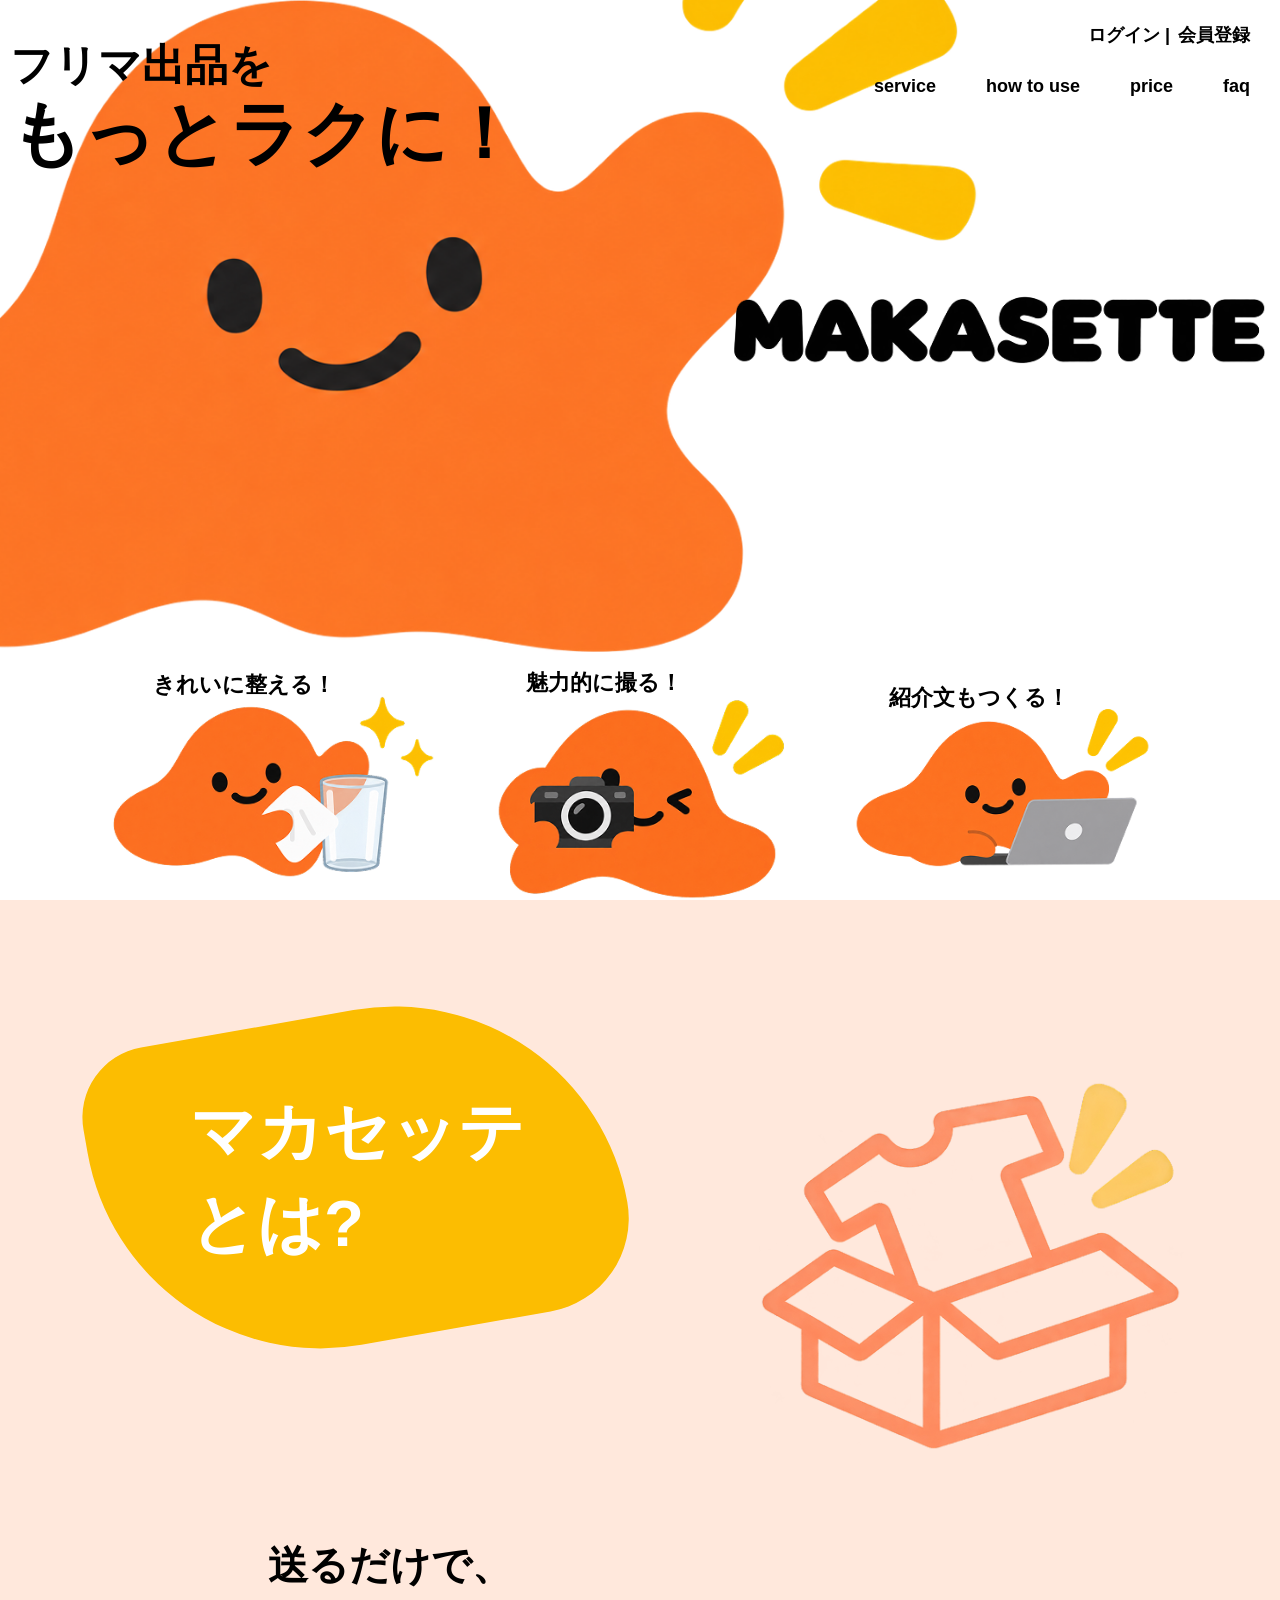
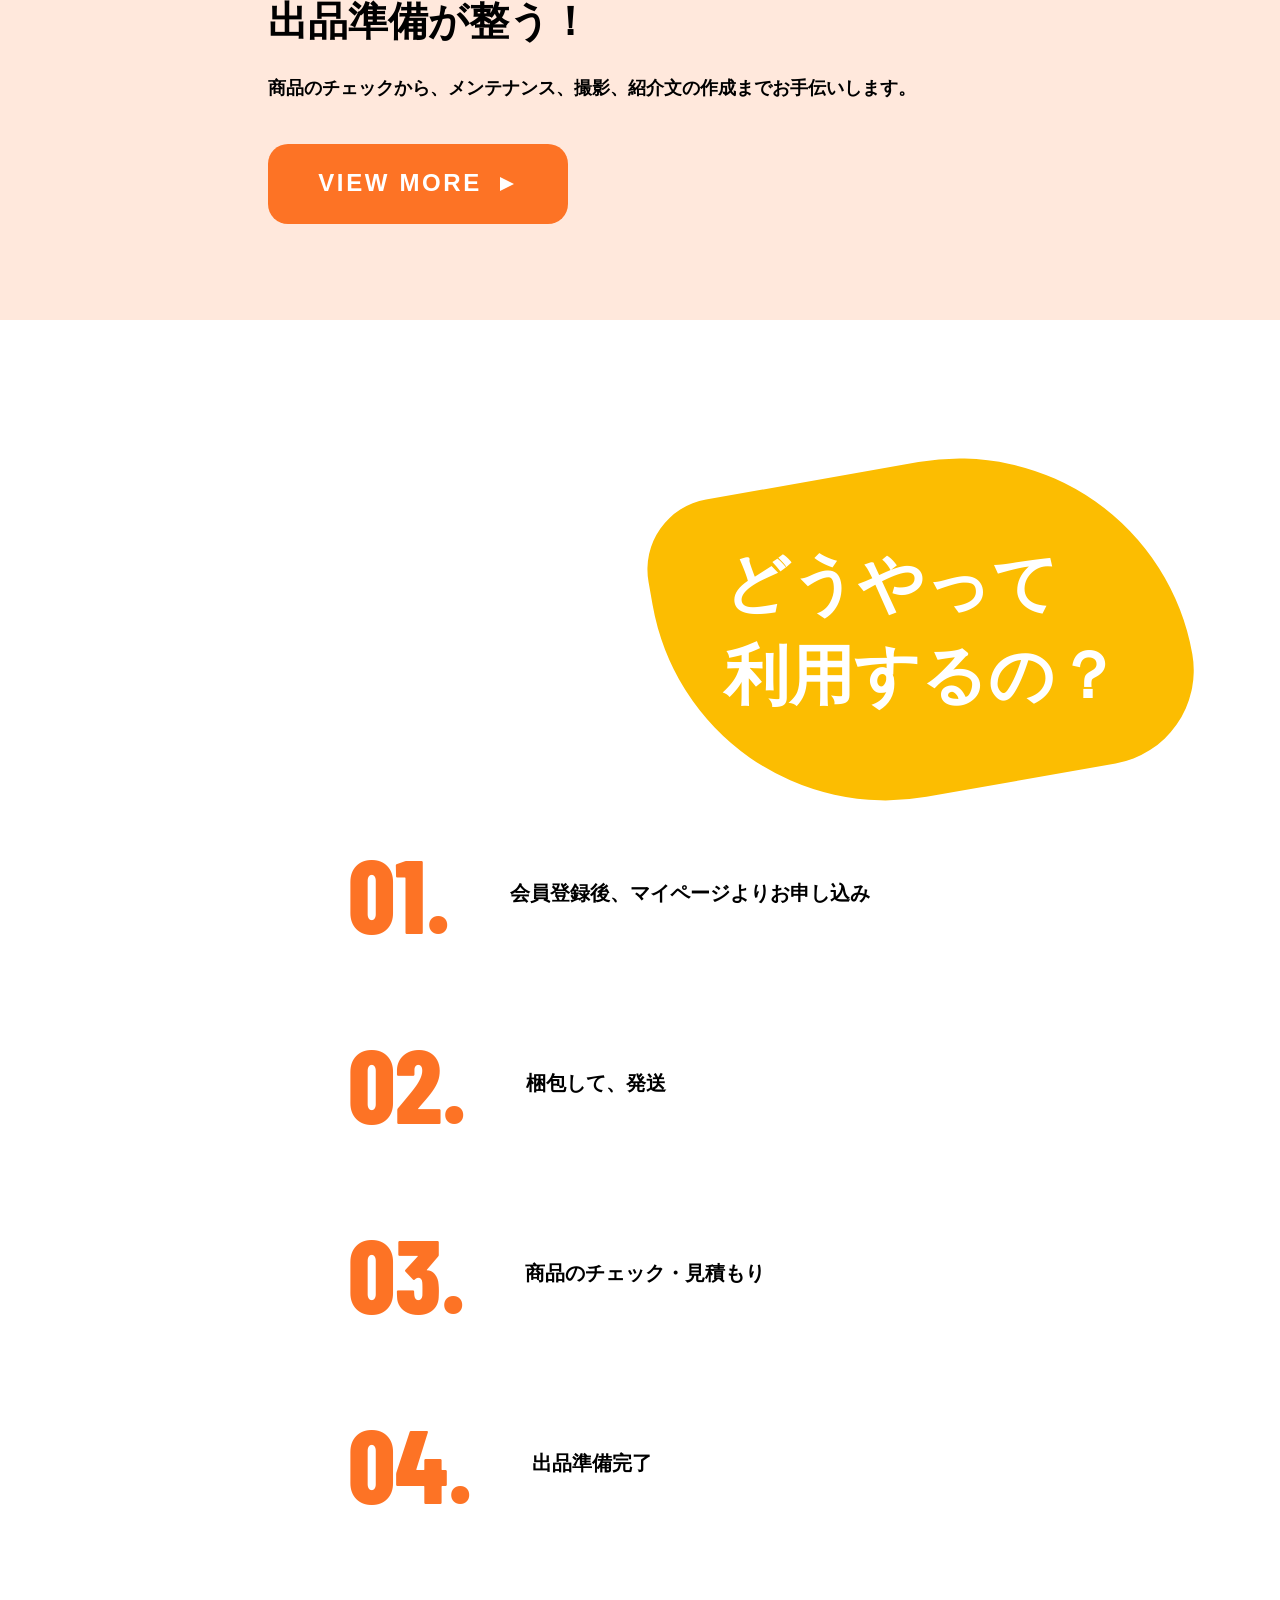
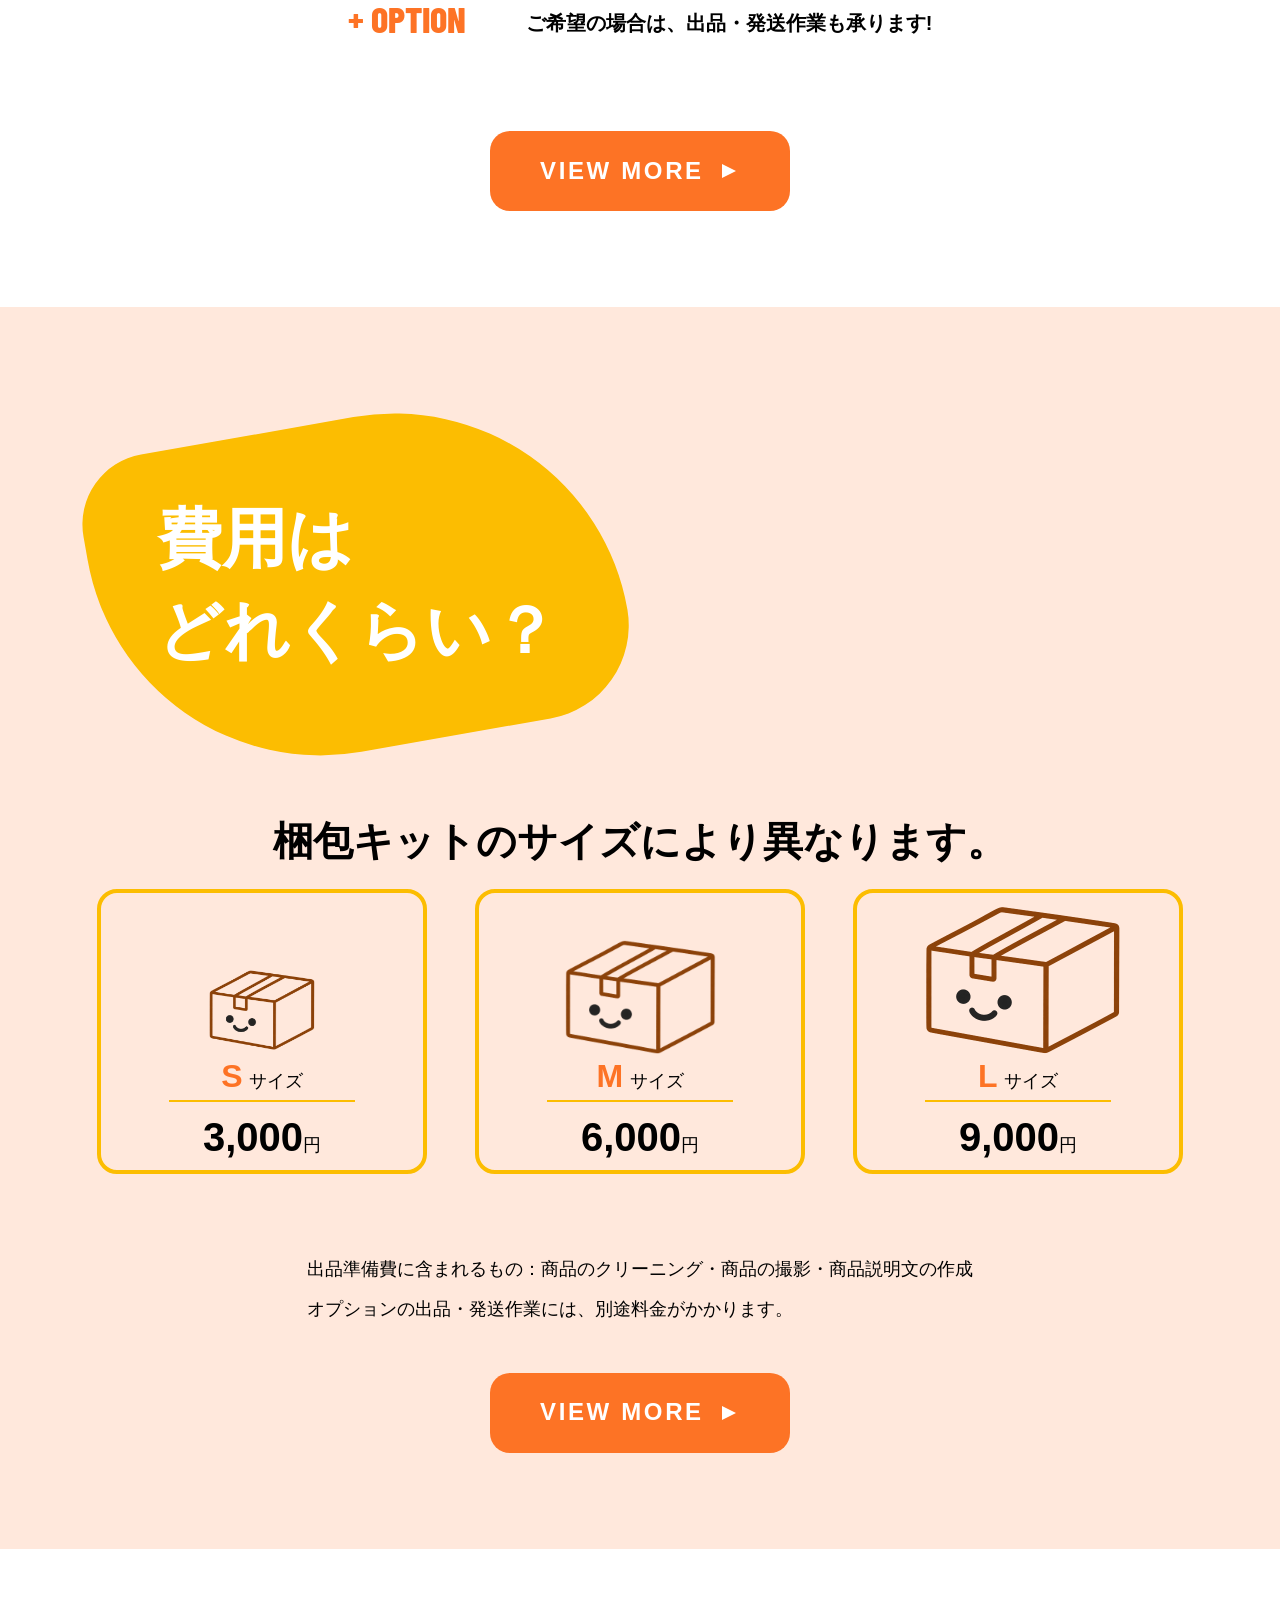
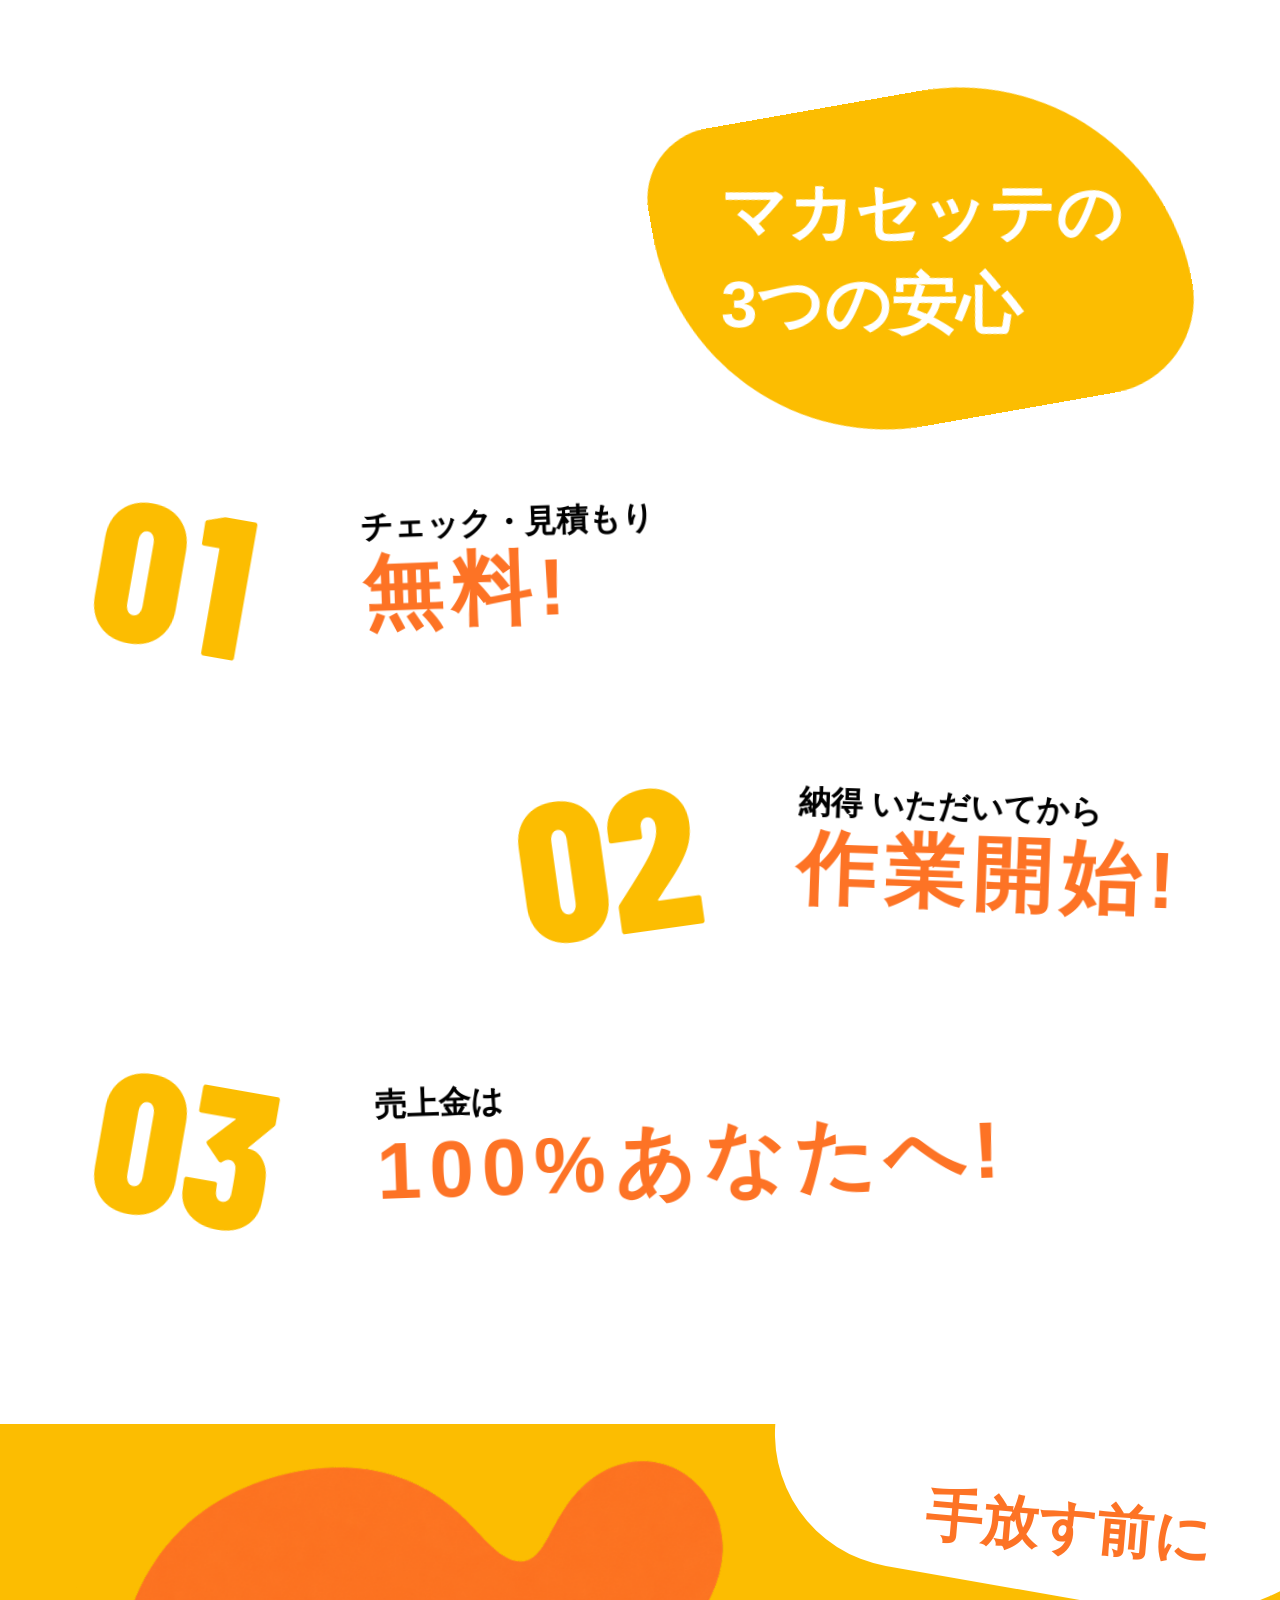
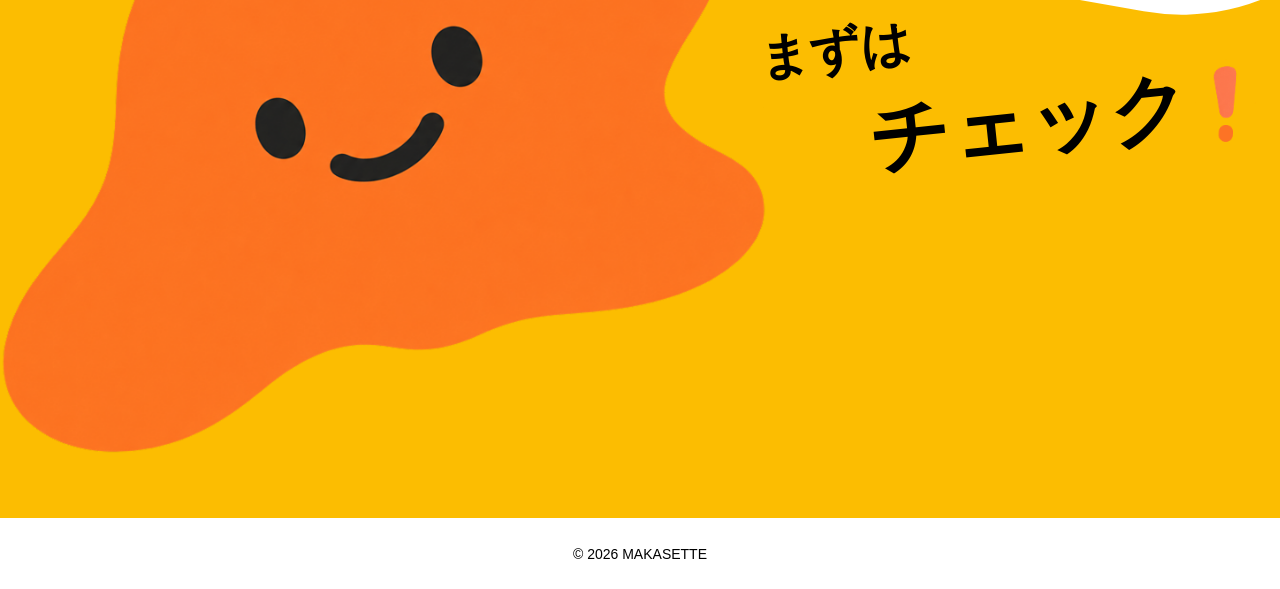
<file: index.html>
<!doctype html>
<html lang="ja">
  <head>
    <meta charset="UTF-8" />
    <meta name="viewport" content="width=device-width, initial-scale=1.0" />
    <meta name="robots" content="noindex, nofollow" />
    <meta
      name="description"
      content="架空のフリマ出品代行サービス「MAKASETTE」のWebサイトです。"
    />
    <title>MAKASETTE | フリマ出品代行サービス</title>
    <link rel="preconnect" href="https://fonts.googleapis.com" />
    <link rel="preconnect" href="https://fonts.gstatic.com" crossorigin />
    <link
      href="https://fonts.googleapis.com/css2?family=Barlow+Condensed:wght@400;500;600;700&display=swap"
      rel="stylesheet"
    />
    <link rel="stylesheet" href="style/css/style.css" />
    <script type="module" src="./js/script.js"></script>
  </head>
  <body>
    <header class="l-header l-header--top js-header">
      <h1 class="l-header_logo l-header_logo-hidden">
        <a
          href="./index.html"
          class="l-header_logo-link"
          aria-label="トップページへ"
        >
          <img
            src="./image/logo.png"
            width="627"
            height="253"
            alt="makasette - マカセッテ"
            decoding="async"
          />
        </a>
      </h1>
      <nav class="l-header_nav">
        <ul class="l-header_account-list">
          <li class="l-header_account-item">
            <a href="#" class="l-header_account-link">ログイン</a>
          </li>
          <li class="l-header_account-item">
            <a href="#" class="l-header_account-link">会員登録</a>
          </li>
        </ul>
        <div class="l-header_menu js-menu-nav">
          <ul class="l-header_menu-list">
            <li class="l-header_menu-item">
              <a href="./service.html" class="l-header_menu-link">service</a>
            </li>
            <li class="l-header_menu-item">
              <a href="./how-to-use.html" class="l-header_menu-link"
                >how to use</a
              >
            </li>
            <li class="l-header_menu-item">
              <a href="./price.html" class="l-header_menu-link">price</a>
            </li>
            <li class="l-header_menu-item">
              <a href="./faq.html" class="l-header_menu-link">faq</a>
            </li>
          </ul>
        </div>
        <button
          class="l-header_hamburger-button js-hamburger-button"
          type="button"
          aria-label="メニューを開く"
        >
          <span class="l-header_humburger-line"></span>
          <span class="l-header_humburger-line"></span>
          <span class="l-header_humburger-line"></span>
        </button>
      </nav>
    </header>
    <div class="js-hero p-hero">
      <div class="p-hero_header">
        <p class="p-hero_catch">フリマ出品を<span>もっとラクに！</span></p>
        <div class="p-hero_logo">
          <img
            src="./image/logo-text.png"
            width="636"
            height="91"
            alt="MAKASETTE マカセッテ"
            decoding="async"
          />
        </div>
      </div>

      <div class="p-hero_content l-container-fluid">
        <ul class="p-hero_content-list">
          <li class="p-hero_content-item">
            <p class="p-hero_content-text">きれいに整える！</p>
            <div class="p-hero_content-image">
              <img
                src="./image/hero-content01.png"
                width="380"
                height="206"
                alt=""
                decoding="async"
              />
            </div>
          </li>
          <li class="p-hero_content-item">
            <p class="p-hero_content-text">魅力的に撮る！</p>
            <div class="p-hero_content-image">
              <img
                src="./image/hero-content02.png"
                width="346"
                height="238"
                alt=""
                decoding="async"
              />
            </div>
          </li>
          <li class="p-hero_content-item">
            <p class="p-hero_content-text">紹介文もつくる！</p>
            <div class="p-hero_content-image">
              <img
                src="./image/hero-content03.png"
                width="341"
                height="192"
                alt=""
                decoding="async"
              />
            </div>
          </li>
        </ul>
      </div>
    </div>
    <section class="p-top-about js-delay-group" data-delay-interval="0.15">
      <div class="l-container-fluid">
        <div class="p-top-inner">
          <div class="p-top-about_contents">
            <div class="p-top-about_image">
              <img
                src="./image/top-about.png"
                width="450"
                height="394"
                alt=""
                decoding="async"
              />
            </div>

            <div class="p-top-about_header js-show js-delay c-fade c-fade--up">
              <div class="c-top-section-title">
                <h2 class="c-top-section-title_text">
                  マカセッテ<span class="u-br">とは?</span>
                </h2>
              </div>
            </div>
            <p class="p-top-about_title js-show js-delay c-fade c-fade--up">
              送るだけで、<span class="u-br">出品準備が整う！</span>
            </p>
            <p class="p-top-about_text js-show js-delay c-fade c-fade--up">
              商品のチェックから、メンテナンス、撮影、紹介文の作成までお手伝いします。
            </p>
            <div class="p-top-about_button js-show js-delay c-fade c-fade--up">
              <a href="./service.html" class="c-button">view more</a>
            </div>
          </div>
        </div>
      </div>
    </section>
    <section class="p-top-howtouse">
      <div class="l-container-fluid">
        <div class="p-top-inner">
          <div class="js-show c-fade c-fade--up">
            <div class="c-top-section-title c-top-section-title__right">
              <h2 class="c-top-section-title_text">
                どうやって<span class="u-br">利用するの？</span>
              </h2>
            </div>
          </div>

          <ul class="p-top-howtouse_list">
            <li class="p-top-howtouse_item js-show c-fade c-fade--left">
              <p class="p-top-howtouse_number">01.</p>
              <p class="p-top-howtouse_text">
                会員登録後、マイページよりお申し込み
              </p>
            </li>
            <li class="p-top-howtouse_item js-show c-fade c-fade--left">
              <p class="p-top-howtouse_number">02.</p>
              <p class="p-top-howtouse_text">梱包して、発送</p>
            </li>
            <li class="p-top-howtouse_item js-show c-fade c-fade--left">
              <p class="p-top-howtouse_number">03.</p>
              <p class="p-top-howtouse_text">商品のチェック・見積もり</p>
            </li>
            <li class="p-top-howtouse_item js-show c-fade c-fade--left">
              <p class="p-top-howtouse_number">04.</p>
              <p class="p-top-howtouse_text">出品準備完了</p>
            </li>
            <li class="p-top-howtouse_item js-show c-fade c-fade--left">
              <p class="p-top-howtouse_option">+ OPTION</p>
              <p class="p-top-howtouse_text">
                ご希望の場合は、出品・発送作業も承ります!
              </p>
            </li>
          </ul>
          <div class="p-top-howtouse_button js-show c-fade c-fade--up">
            <a href="./how-to-use.html" class="c-button">view more</a>
          </div>
        </div>
      </div>
    </section>
    <section class="p-top-price">
      <div class="l-container-fluid">
        <div class="p-top-inner">
          <div class="p-top-price_container">
            <div class="js-show c-fade c-fade--up">
              <div class="c-top-section-title">
                <h2 class="c-top-section-title_text">
                  費用は<span class="u-br">どれくらい？</span>
                </h2>
              </div>
            </div>
            <p class="p-top-price_text js-show c-fade c-fade--up">
              梱包キットのサイズにより異なります。
            </p>
            <div
              class="p-top-price_list js-delay-group"
              data-delay-interval="0.2"
            >
              <div class="p-top-price_item">
                <div class="p-top-price_image js-show js-delay c-bounce">
                  <img
                    src="./image/top-price-box.png"
                    width="106"
                    height="80"
                    alt="ダンボールSサイズイメージ"
                    decoding="async"
                  />
                </div>
                <p class="p-top-price_size"><span>S</span>サイズ</p>
                <p class="p-top-price_price">3,000<span>円</span></p>
              </div>
              <div class="p-top-price_item">
                <div class="p-top-price_image js-show js-delay c-bounce">
                  <img
                    src="./image/top-price-box.png"
                    width="151"
                    height="114"
                    alt="ダンボールMサイズイメージ"
                    decoding="async"
                  />
                </div>
                <p class="p-top-price_size"><span>M</span>サイズ</p>
                <p class="p-top-price_price">6,000<span>円</span></p>
              </div>
              <div class="p-top-price_item">
                <div class="p-top-price_image js-show js-delay c-bounce">
                  <img
                    src="./image/top-price-box.png"
                    width="196"
                    height="148"
                    alt="ダンボールLサイズイメージ"
                    decoding="async"
                  />
                </div>
                <p class="p-top-price_size"><span>L</span>サイズ</p>
                <p class="p-top-price_price">9,000<span>円</span></p>
              </div>
            </div>
            <div class="p-top-price_caption js-show c-fade c-fade--up">
              <p class="p-top-price_caption-text1">
                出品準備費に含まれるもの：商品のクリーニング・商品の撮影・商品説明文の作成
              </p>
              <p class="p-top-price_caption-text2">
                オプションの出品・発送作業には、別途料金がかかります。
              </p>
            </div>
            <div class="p-top-price_button js-show c-fade c-fade--up">
              <a href="./price.html" class="c-button">view more</a>
            </div>
          </div>
        </div>
      </div>
    </section>

    <section class="p-top-reassurance">
      <div class="l-container-fluid">
        <div class="p-top-inner">
          <div class="c-top-section-title c-top-section-title__right">
            <h2 class="c-top-section-title_text">
              マカセッテの<span class="u-br">3つの安心</span>
            </h2>
          </div>
          <ul
            class="p-top-reassurance_list js-delay-group"
            data-delay-interval="0.6"
          >
            <li class="p-top-reassurance_item js-show c-pop">
              <p
                class="p-top-reassurance_number js-delay js-number-swing c-number-swing c-number-swing--right"
              >
                01
              </p>
              <p class="p-top-reassurance_text">
                チェック・見積もり<span class="p-top-reassurance_bold u-br"
                  >無料!</span
                >
              </p>
            </li>
            <li class="p-top-reassurance_item js-show c-pop">
              <p
                class="p-top-reassurance_number js-delay js-number-swing c-number-swing c-number-swing--left"
              >
                02
              </p>
              <p class="p-top-reassurance_text">
                納得
                <span class="u-br-sp">いただいてから</span
                ><span class="p-top-reassurance_bold">作業開始!</span>
              </p>
            </li>
            <li
              class="p-top-reassurance_item js-show c-pop js-number-swing-trigger"
            >
              <p
                class="p-top-reassurance_number js-delay js-number-swing c-number-swing c-number-swing--right"
              >
                03
              </p>
              <p class="p-top-reassurance_text">
                <span class="u-br">売上金は</span
                ><span class="p-top-reassurance_bold u-br-sp"
                  >100%<span class="u-br-sp">あなたへ!</span></span
                >
              </p>
            </li>
          </ul>
        </div>
      </div>
    </section>
    <div class="c-cta">
      <div class="c-cta_image js-show c-fade c-fade--soft-left">
        <img
          src="./image/cta.png"
          width="929"
          height="590"
          alt="CTA"
          decoding="async"
        />
      </div>
      <div>
        <div class="js-show js-cta-copy c-fade c-fade--up">
          <div class="c-cta_text01_wrapper">
            <p class="c-cta_text01">手放す前に</p>
          </div>

          <p class="c-cta_text02">
            まずは<span class="u-br c-cta_text03 js-emphasis c-emphasis"
              >チェック</span
            >
          </p>
        </div>
        <div class="c-cta_button">
          <p class="c-cta_text04 js-cta-description c-fade c-fade--up">
            出品できるか、無料でチェックしてみよう！
          </p>
          <div class="c-cta_link-wrapper js-cta-button c-pop">
            <a href="#" class="c-cta_link"> 無料会員登録はこちら！ </a>
          </div>
        </div>
      </div>
    </div>
    <footer class="l-footer">
      <small class="l-footer_copyright"> &copy; 2026 MAKASETTE </small>
    </footer>
  </body>
</html>
</file>
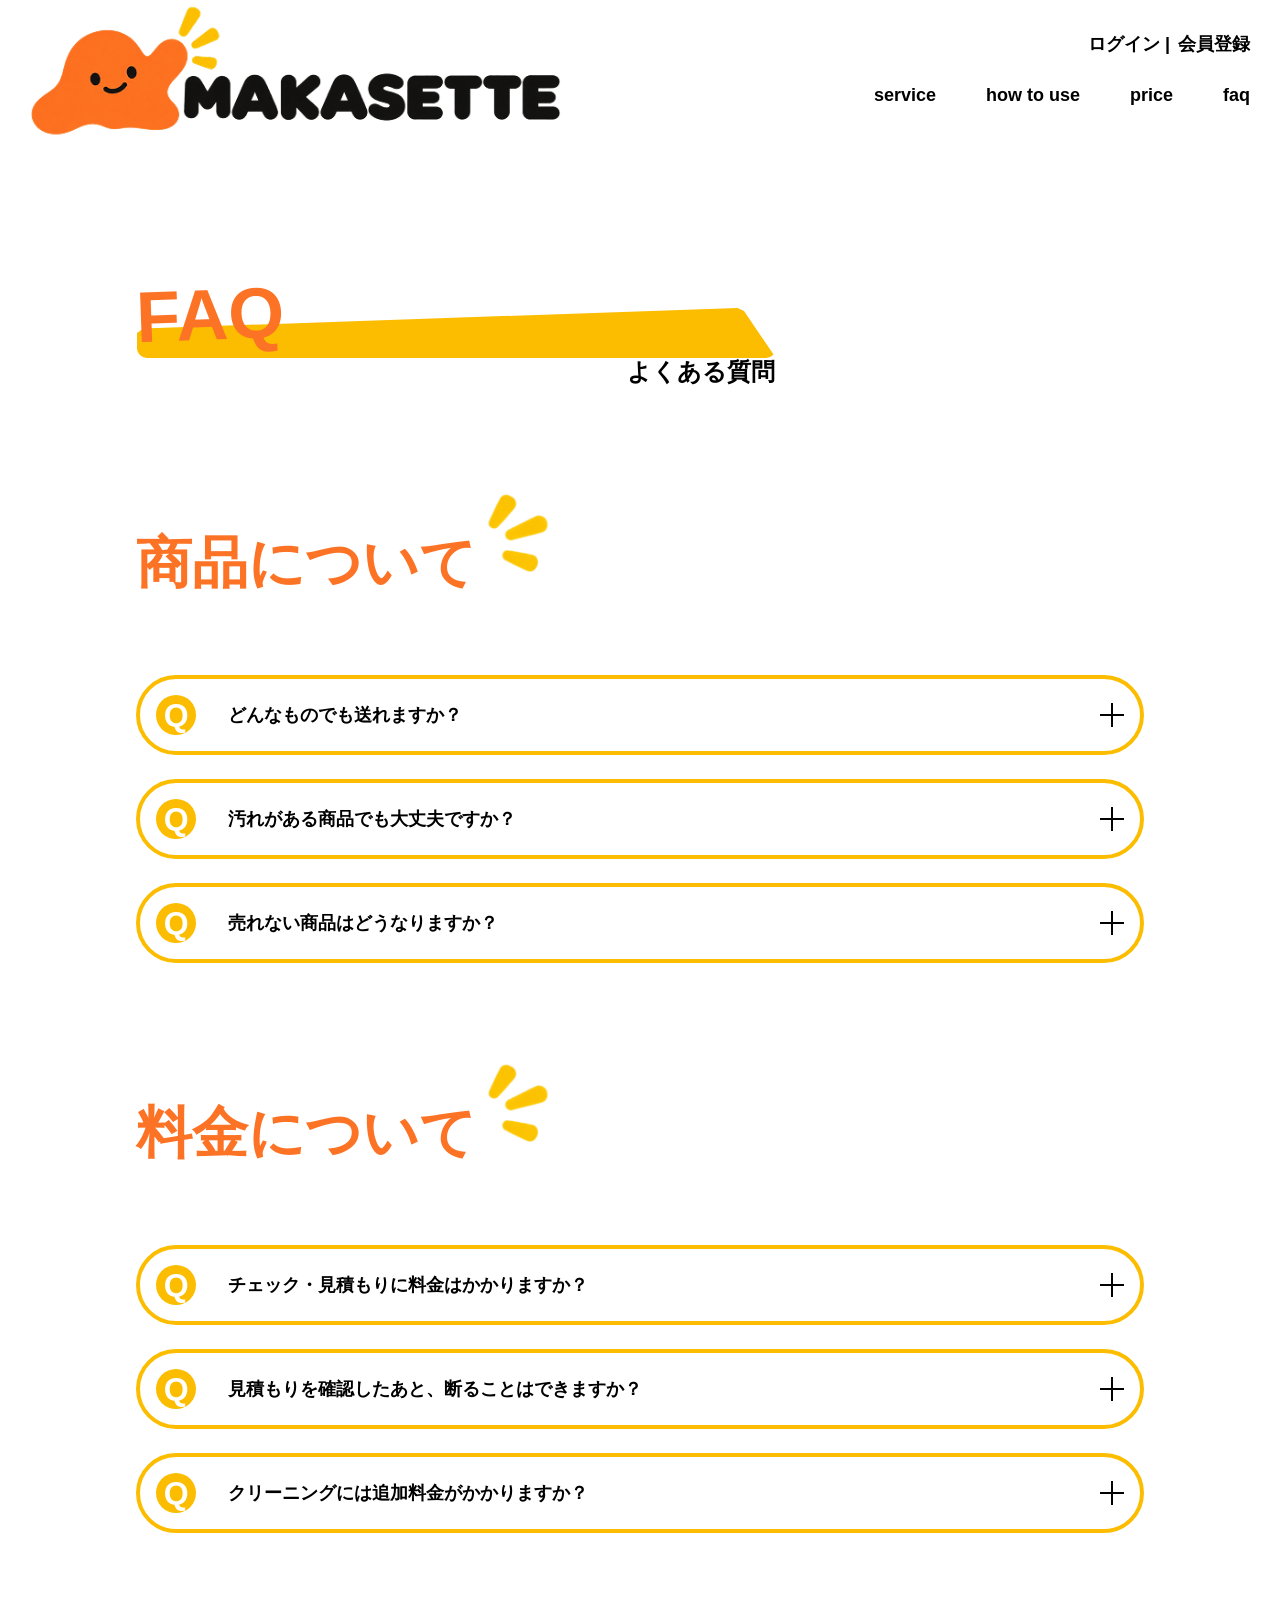
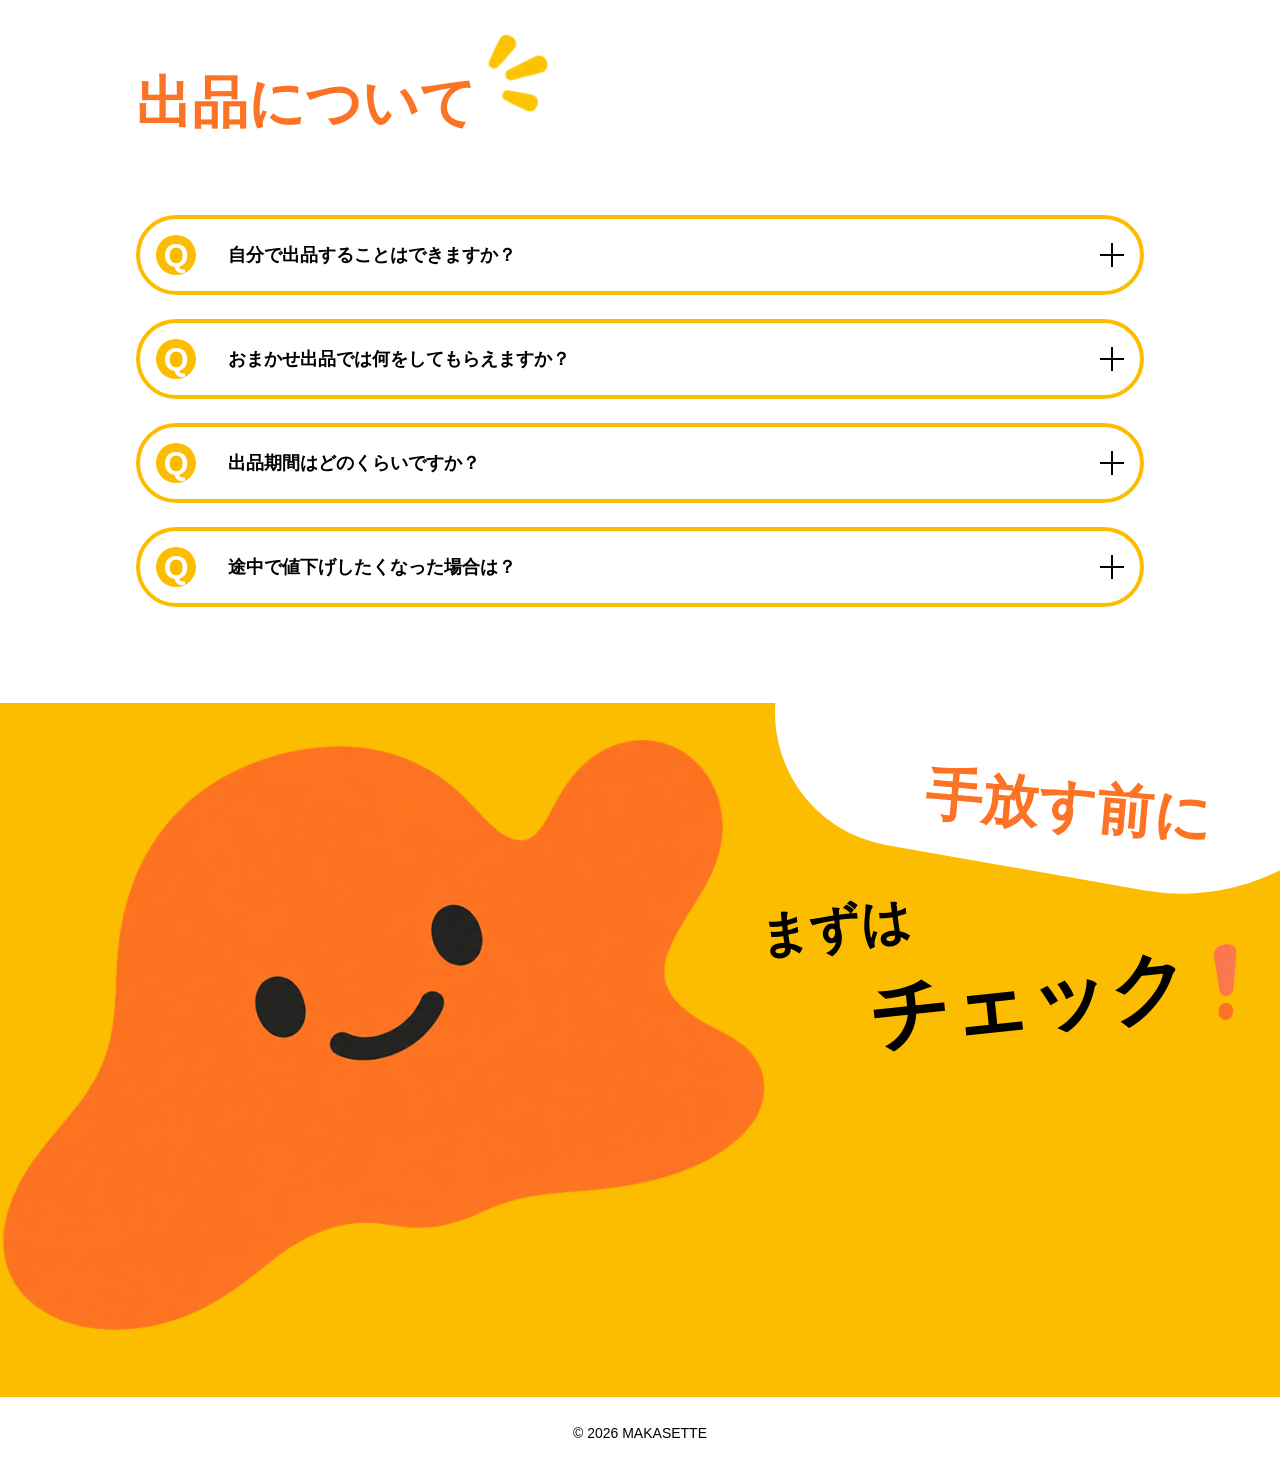
<file: faq.html>
<!doctype html>
<html lang="ja">
  <head>
    <meta charset="UTF-8" />
    <meta name="viewport" content="width=device-width, initial-scale=1.0" />
    <meta name="robots" content="noindex, nofollow" />
    <meta
      name="description"
      content="架空のフリマ出品代行サービス「MAKASETTE」に関するよくある質問をご紹介します。"
    />
    <title>FAQ | MAKASETTE</title>
    <link rel="preconnect" href="https://fonts.googleapis.com" />
    <link rel="preconnect" href="https://fonts.gstatic.com" crossorigin />
    <link
      href="https://fonts.googleapis.com/css2?family=Barlow+Condensed:wght@400;500;600;700&display=swap"
      rel="stylesheet"
    />
    <link rel="stylesheet" href="style/css/style.css" />
    <script type="module" src="./js/script.js"></script>
  </head>
  <body>
    <header class="l-header js-header">
      <div class="l-header_logo">
        <a
          href="./index.html"
          class="l-header_logo-link"
          aria-label="トップページへ"
        >
          <img
            src="./image/logo.png"
            width="627"
            height="253"
            alt="makasette - マカセッテ"
            decoding="async"
          />
        </a>
      </div>
      <nav class="l-header_nav">
        <ul class="l-header_account-list">
          <li class="l-header_account-item">
            <a href="#" class="l-header_account-link">ログイン</a>
          </li>
          <li class="l-header_account-item">
            <a href="#" class="l-header_account-link">会員登録</a>
          </li>
        </ul>
        <div class="l-header_menu js-menu-nav">
          <ul class="l-header_menu-list">
            <li class="l-header_menu-item">
              <a href="./service.html" class="l-header_menu-link">service</a>
            </li>
            <li class="l-header_menu-item">
              <a href="./how-to-use.html" class="l-header_menu-link"
                >how to use</a
              >
            </li>
            <li class="l-header_menu-item">
              <a href="./price.html" class="l-header_menu-link">price</a>
            </li>
            <li class="l-header_menu-item">
              <a href="./faq.html" class="l-header_menu-link">faq</a>
            </li>
          </ul>
        </div>
        <button
          class="l-header_hamburger-button js-hamburger-button"
          type="button"
          aria-label="メニューを開く"
        >
          <span class="l-header_humburger-line"></span>
          <span class="l-header_humburger-line"></span>
          <span class="l-header_humburger-line"></span>
        </button>
      </nav>
    </header>

    <div
      class="c-page-title l-container js-title-animation c-fade c-fade--left"
    >
      <p class="c-page-title_en">FAQ</p>
      <h1 class="c-page-title_ja">よくある質問</h1>
    </div>

    <section class="p-faq-product l-container">
      <h2
        class="c-page-section-title js-section-title js-show c-fade c-fade--up"
      >
        商品について
      </h2>
      <div class="p-faq-contents">
        <details class="p-faq-item">
          <summary class="p-faq-question">どんなものでも送れますか？</summary>
          <p class="p-faq-answer">
            指定サイズ・重量以内で、販売可能な商品をお預かりしています。詳しくは「お取り扱いできないもの」をご確認ください。
          </p>
        </details>
        <details class="p-faq-item">
          <summary class="p-faq-question">
            汚れがある商品でも大丈夫ですか？
          </summary>
          <p class="p-faq-answer">
            商品の状態を確認し、メンテナンスによって販売可能と判断した場合は、必要な作業をご提案します。
          </p>
        </details>
        <details class="p-faq-item">
          <summary class="p-faq-question">
            売れない商品はどうなりますか？
          </summary>
          <p class="p-faq-answer">
            処分または返送のどちらかをお選びいただけます。
          </p>
        </details>
      </div>
    </section>

    <section class="p-faq-product l-container">
      <h2
        class="c-page-section-title js-section-title js-show c-fade c-fade--up"
      >
        料金について
      </h2>
      <div class="p-faq-contents">
        <details class="p-faq-item">
          <summary class="p-faq-question">
            チェック・見積もりに料金はかかりますか？
          </summary>
          <p class="p-faq-answer">無料です。</p>
        </details>
        <details class="p-faq-item">
          <summary class="p-faq-question">
            見積もりを確認したあと、断ることはできますか？
          </summary>
          <p class="p-faq-answer">
            はい。内容と料金をご確認いただき、ご納得いただいてから作業を開始します。
          </p>
        </details>
        <details class="p-faq-item">
          <summary class="p-faq-question">
            クリーニングには追加料金がかかりますか？
          </summary>
          <p class="p-faq-answer">
            商品の状態や必要な作業内容によって異なります。事前にお見積もりをご案内します。
          </p>
        </details>
      </div>
    </section>

    <section class="p-faq-product l-container">
      <h2
        class="c-page-section-title js-section-title js-show c-fade c-fade--up"
      >
        出品について
      </h2>
      <div class="p-faq-contents">
        <details class="p-faq-item">
          <summary class="p-faq-question">
            自分で出品することはできますか？
          </summary>
          <p class="p-faq-answer">
            はい。出品準備後、商品と出品に必要な情報を返送します。
          </p>
        </details>
        <details class="p-faq-item">
          <summary class="p-faq-question">
            おまかせ出品では何をしてもらえますか？
          </summary>
          <p class="p-faq-answer">
            出品、購入者とのやり取り、梱包、発送までマカセッテが行います。
          </p>
        </details>
        <details class="p-faq-item">
          <summary class="p-faq-question">出品期間はどのくらいですか？</summary>
          <p class="p-faq-answer">最大1年間です。</p>
        </details>
        <details class="p-faq-item">
          <summary class="p-faq-question">
            途中で値下げしたくなった場合は？
          </summary>
          <p class="p-faq-answer">
            マカセッテまでご連絡ください。ご希望を確認のうえ対応します。
          </p>
        </details>
      </div>
    </section>
    <div class="c-cta">
      <div class="c-cta_image js-show c-fade c-fade--soft-left">
        <img
          src="./image/cta.png"
          width="929"
          height="590"
          alt="CTA"
          decoding="async"
        />
      </div>
      <div>
        <div class="js-show js-cta-copy c-fade c-fade--up">
          <div class="c-cta_text01_wrapper">
            <p class="c-cta_text01">手放す前に</p>
          </div>

          <p class="c-cta_text02">
            まずは<span class="u-br c-cta_text03 js-emphasis c-emphasis"
              >チェック</span
            >
          </p>
        </div>
        <div class="c-cta_button">
          <p class="c-cta_text04 js-cta-description c-fade c-fade--up">
            出品できるか、無料でチェックしてみよう！
          </p>
          <div class="c-cta_link-wrapper js-cta-button c-pop">
            <a href="#" class="c-cta_link"> 無料会員登録はこちら！ </a>
          </div>
        </div>
      </div>
    </div>
    <footer class="l-footer">
      <small class="l-footer_copyright"> &copy; 2026 MAKASETTE </small>
    </footer>
  </body>
</html>
</file>
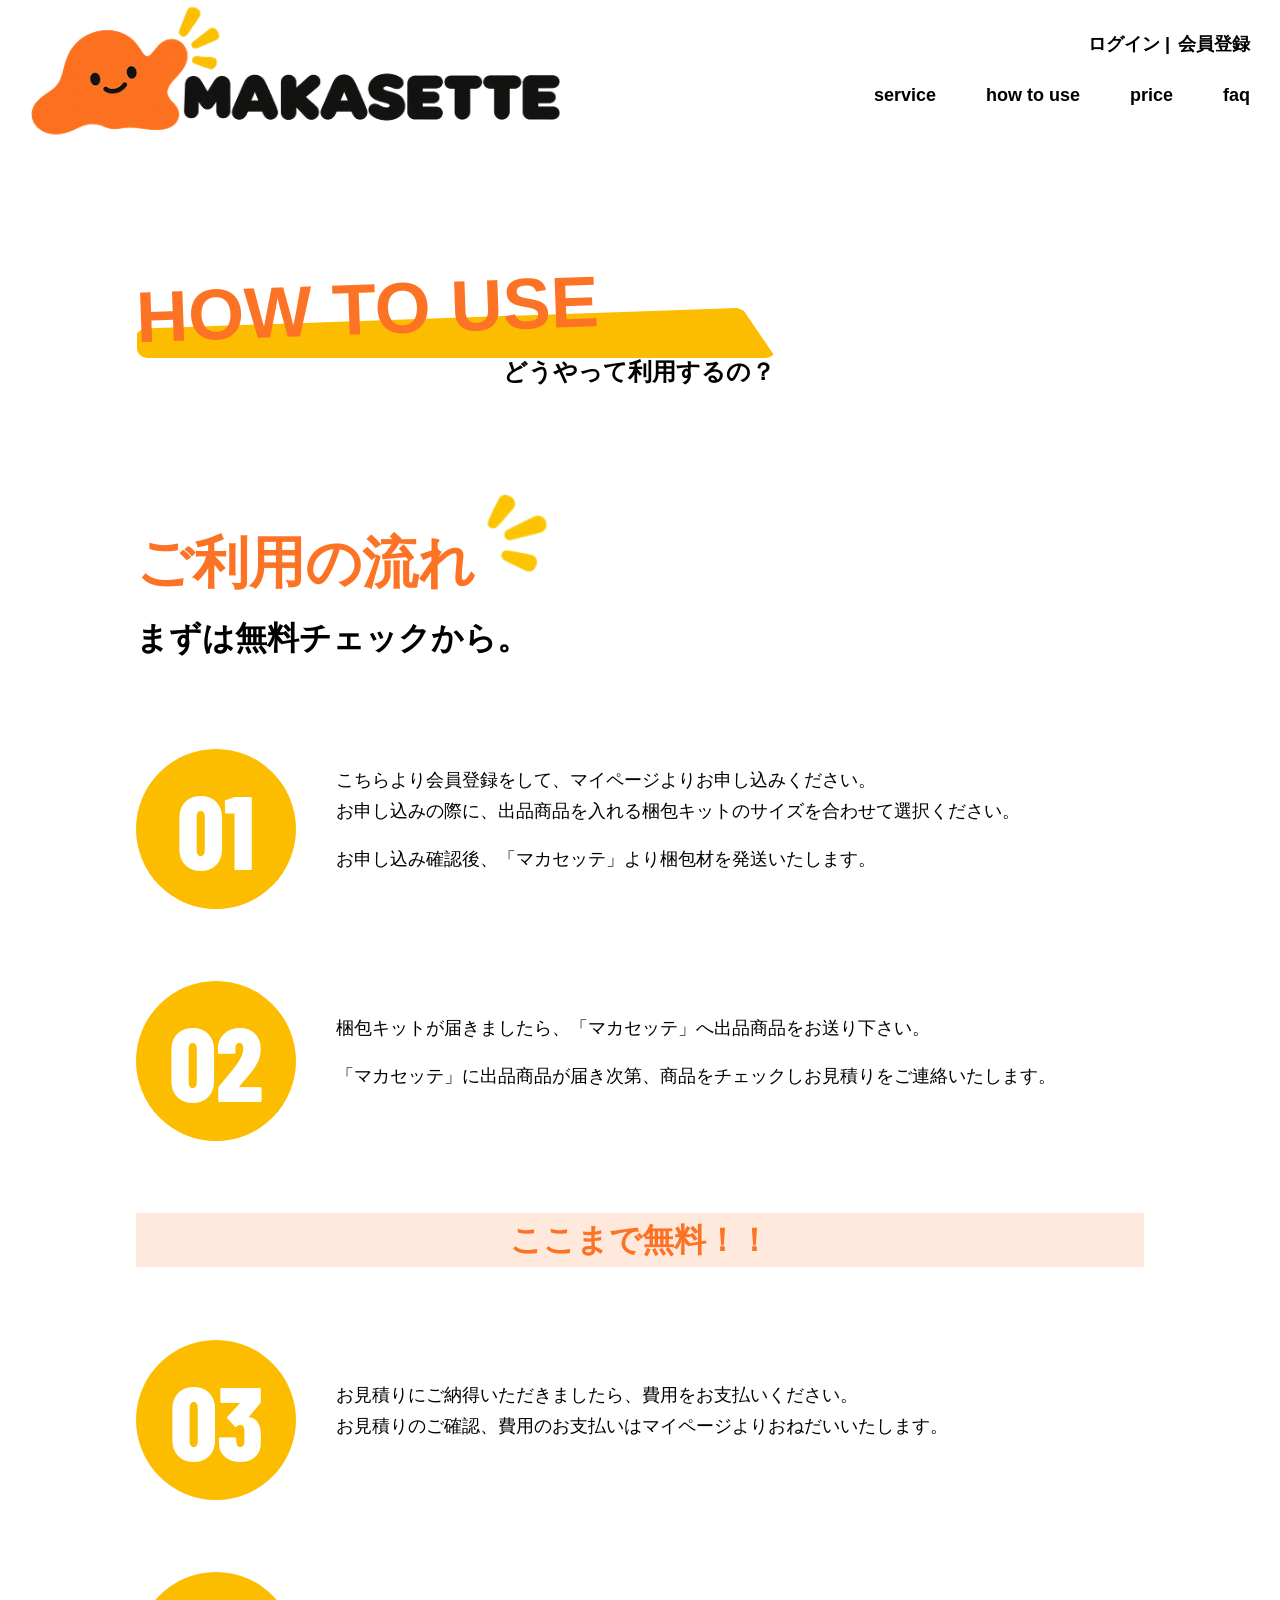
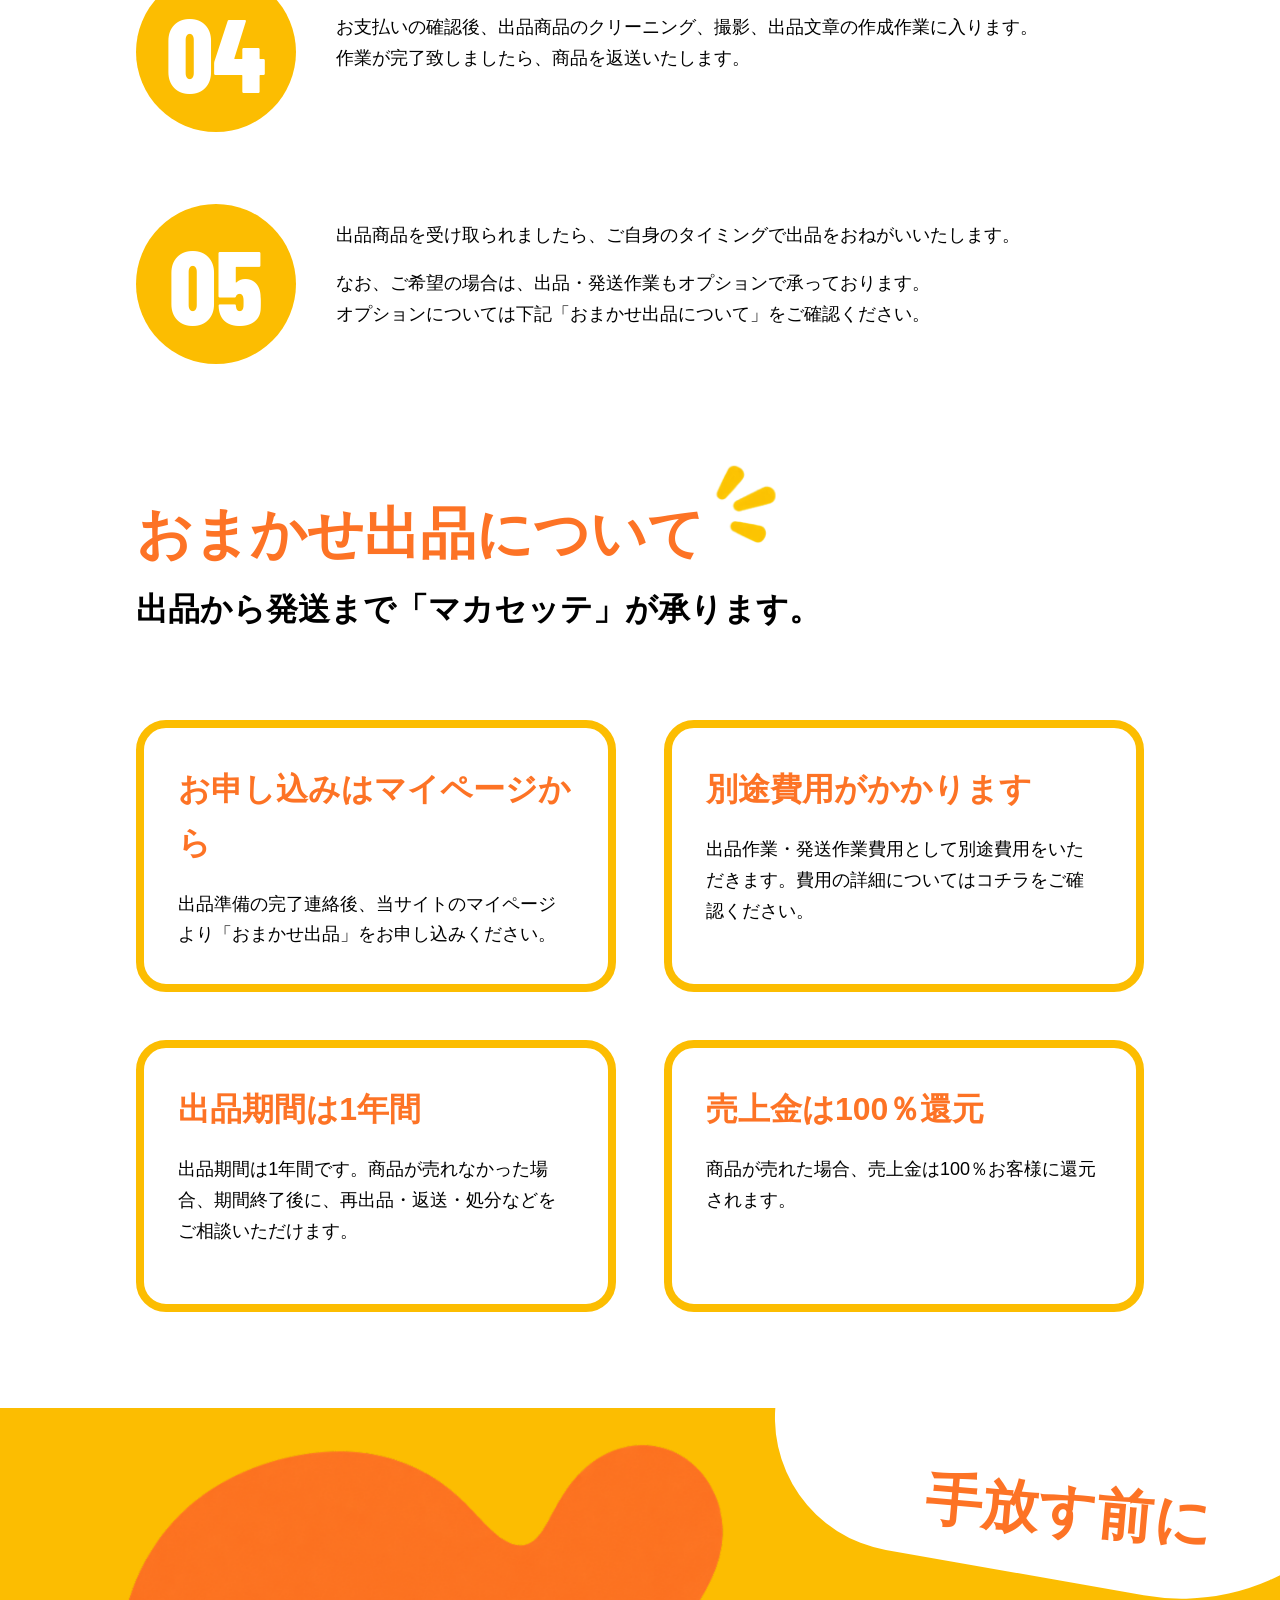
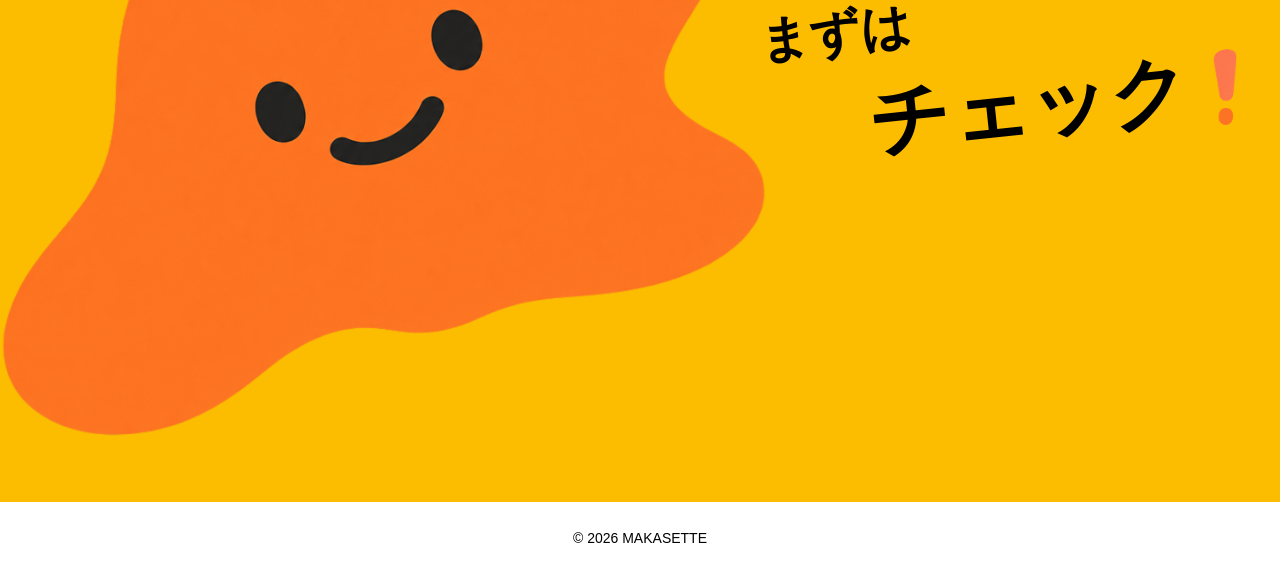
<file: how-to-use.html>
<!doctype html>
<html lang="ja">
  <head>
    <meta charset="UTF-8" />
    <meta name="viewport" content="width=device-width, initial-scale=1.0" />
    <meta name="robots" content="noindex, nofollow" />
    <meta
      name="description"
      content="架空のフリマ出品代行サービス「MAKASETTE」のご利用方法をご紹介します。"
    />
    <title>HOW TO USE | MAKASETTE</title>
    <link rel="preconnect" href="https://fonts.googleapis.com" />
    <link rel="preconnect" href="https://fonts.gstatic.com" crossorigin />
    <link
      href="https://fonts.googleapis.com/css2?family=Barlow+Condensed:wght@400;500;600;700&display=swap"
      rel="stylesheet"
    />
    <link rel="stylesheet" href="style/css/style.css" />
    <script type="module" src="./js/script.js"></script>
  </head>
  <body>
    <header class="l-header js-header">
      <div class="l-header_logo">
        <a
          href="./index.html"
          class="l-header_logo-link"
          aria-label="トップページへ"
        >
          <img
            src="./image/logo.png"
            width="627"
            height="253"
            alt="makasette - マカセッテ"
            decoding="async"
          />
        </a>
      </div>
      <nav class="l-header_nav">
        <ul class="l-header_account-list">
          <li class="l-header_account-item">
            <a href="#" class="l-header_account-link">ログイン</a>
          </li>
          <li class="l-header_account-item">
            <a href="#" class="l-header_account-link">会員登録</a>
          </li>
        </ul>
        <div class="l-header_menu js-menu-nav">
          <ul class="l-header_menu-list">
            <li class="l-header_menu-item">
              <a href="./service.html" class="l-header_menu-link">service</a>
            </li>
            <li class="l-header_menu-item">
              <a href="./how-to-use.html" class="l-header_menu-link"
                >how to use</a
              >
            </li>
            <li class="l-header_menu-item">
              <a href="./price.html" class="l-header_menu-link">price</a>
            </li>
            <li class="l-header_menu-item">
              <a href="./faq.html" class="l-header_menu-link">faq</a>
            </li>
          </ul>
        </div>
        <button
          class="l-header_hamburger-button js-hamburger-button"
          type="button"
          aria-label="メニューを開く"
        >
          <span class="l-header_humburger-line"></span>
          <span class="l-header_humburger-line"></span>
          <span class="l-header_humburger-line"></span>
        </button>
      </nav>
    </header>

    <div
      class="c-page-title l-container js-title-animation c-fade c-fade--left"
    >
      <p class="c-page-title_en">how to use</p>
      <h1 class="c-page-title_ja">どうやって利用するの？</h1>
    </div>

    <section class="p-howtouse-step l-container">
      <h2
        class="c-page-section-title js-section-title js-show c-fade c-fade--up"
      >
        ご利用の流れ
      </h2>
      <p class="p-howtouse-step_catch js-show c-fade c-fade--up">
        まずは無料チェックから。
      </p>
      <ul class="p-howtouse-step_list">
        <li class="p-howtouse-step_item js-show c-fade c-fade--up">
          <p class="p-howtouse-step_text">
            こちらより会員登録をして、マイページよりお申し込みください。
            <span class="u-br"
              >お申し込みの際に、出品商品を入れる梱包キットのサイズを合わせて選択ください。</span
            >
            <span class="u-br u-mt18"
              >お申し込み確認後、「マカセッテ」より梱包材を発送いたします。</span
            >
          </p>
        </li>
        <li class="p-howtouse-step_item js-show c-fade c-fade--up">
          <p class="p-howtouse-step_text">
            梱包キットが届きましたら、「マカセッテ」へ出品商品をお送り下さい。
            <span class="u-br u-mt18"
              >「マカセッテ」に出品商品が届き次第、商品をチェックしお見積りをご連絡いたします。</span
            >
          </p>
        </li>
        <li class="p-howtouse-step_free js-show c-emphasis">
          <p>ここまで無料！！</p>
        </li>

        <li class="p-howtouse-step_item js-show c-fade c-fade--up">
          <p class="p-howtouse-step_text">
            お見積りにご納得いただきましたら、費用をお支払いください。
            <span class="u-br"
              >お見積りのご確認、費用のお支払いはマイページよりおねだいいたします。</span
            >
          </p>
        </li>
        <li class="p-howtouse-step_item js-show c-fade c-fade--up">
          <p class="p-howtouse-step_text">
            お支払いの確認後、出品商品のクリーニング、撮影、出品文章の作成作業に入ります。
            <span class="u-br"></span
            >作業が完了致しましたら、商品を返送いたします。
          </p>
        </li>
        <li class="p-howtouse-step_item js-show c-fade c-fade--up">
          <p class="p-howtouse-step_text">
            出品商品を受け取られましたら、ご自身のタイミングで出品をおねがいいたします。
            <span class="u-br u-mt18"
              >なお、ご希望の場合は、出品・発送作業もオプションで承っております。</span
            >

            <span class="u-br"></span
            >オプションについては下記「おまかせ出品について」をご確認ください。
          </p>
        </li>
      </ul>
    </section>

    <section class="p-howtouse-option l-container">
      <h2 class="c-page-section-title js-show c-fade c-fade--up">
        おまかせ出品について
      </h2>
      <p class="p-howtouse-option_catch js-show c-fade c-fade--up">
        出品から発送まで「マカセッテ」が承ります。
      </p>
      <ul class="p-howtouse-option_list">
        <li class="p-howtouse-option-item js-show c-fade c-fade--up">
          <p class="p-howtouse-option-title">お申し込みはマイページから</p>
          <p class="p-howtouse-option-text">
            出品準備の完了連絡後、当サイトのマイページより「おまかせ出品」をお申し込みください。
          </p>
        </li>
        <li class="p-howtouse-option-item js-show c-fade c-fade--up">
          <p class="p-howtouse-option-title">別途費用がかかります</p>
          <p class="p-howtouse-option-text">
            出品作業・発送作業費用として別途費用をいただきます。費用の詳細についてはコチラをご確認ください。
          </p>
        </li>
        <li class="p-howtouse-option-item js-show c-fade c-fade--up">
          <p class="p-howtouse-option-title">出品期間は1年間</p>
          <p class="p-howtouse-option-text">
            出品期間は1年間です。商品が売れなかった場合、期間終了後に、再出品・返送・処分などをご相談いただけます。
          </p>
        </li>
        <li class="p-howtouse-option-item js-show c-fade c-fade--up">
          <p class="p-howtouse-option-title">売上金は100％還元</p>
          <p class="p-howtouse-option-text">
            商品が売れた場合、売上金は100％お客様に還元されます。
          </p>
        </li>
      </ul>
    </section>
    <div class="c-cta">
      <div class="c-cta_image js-show c-fade c-fade--soft-left">
        <img
          src="./image/cta.png"
          width="929"
          height="590"
          alt="CTA"
          decoding="async"
        />
      </div>
      <div>
        <div class="js-show js-cta-copy c-fade c-fade--up">
          <div class="c-cta_text01_wrapper">
            <p class="c-cta_text01">手放す前に</p>
          </div>

          <p class="c-cta_text02">
            まずは<span class="u-br c-cta_text03 js-emphasis c-emphasis"
              >チェック</span
            >
          </p>
        </div>
        <div class="c-cta_button">
          <p class="c-cta_text04 js-cta-description c-fade c-fade--up">
            出品できるか、無料でチェックしてみよう！
          </p>
          <div class="c-cta_link-wrapper js-cta-button c-pop">
            <a href="#" class="c-cta_link"> 無料会員登録はこちら！ </a>
          </div>
        </div>
      </div>
    </div>
    <footer class="l-footer">
      <small class="l-footer_copyright"> &copy; 2026 MAKASETTE </small>
    </footer>
  </body>
</html>
</file>
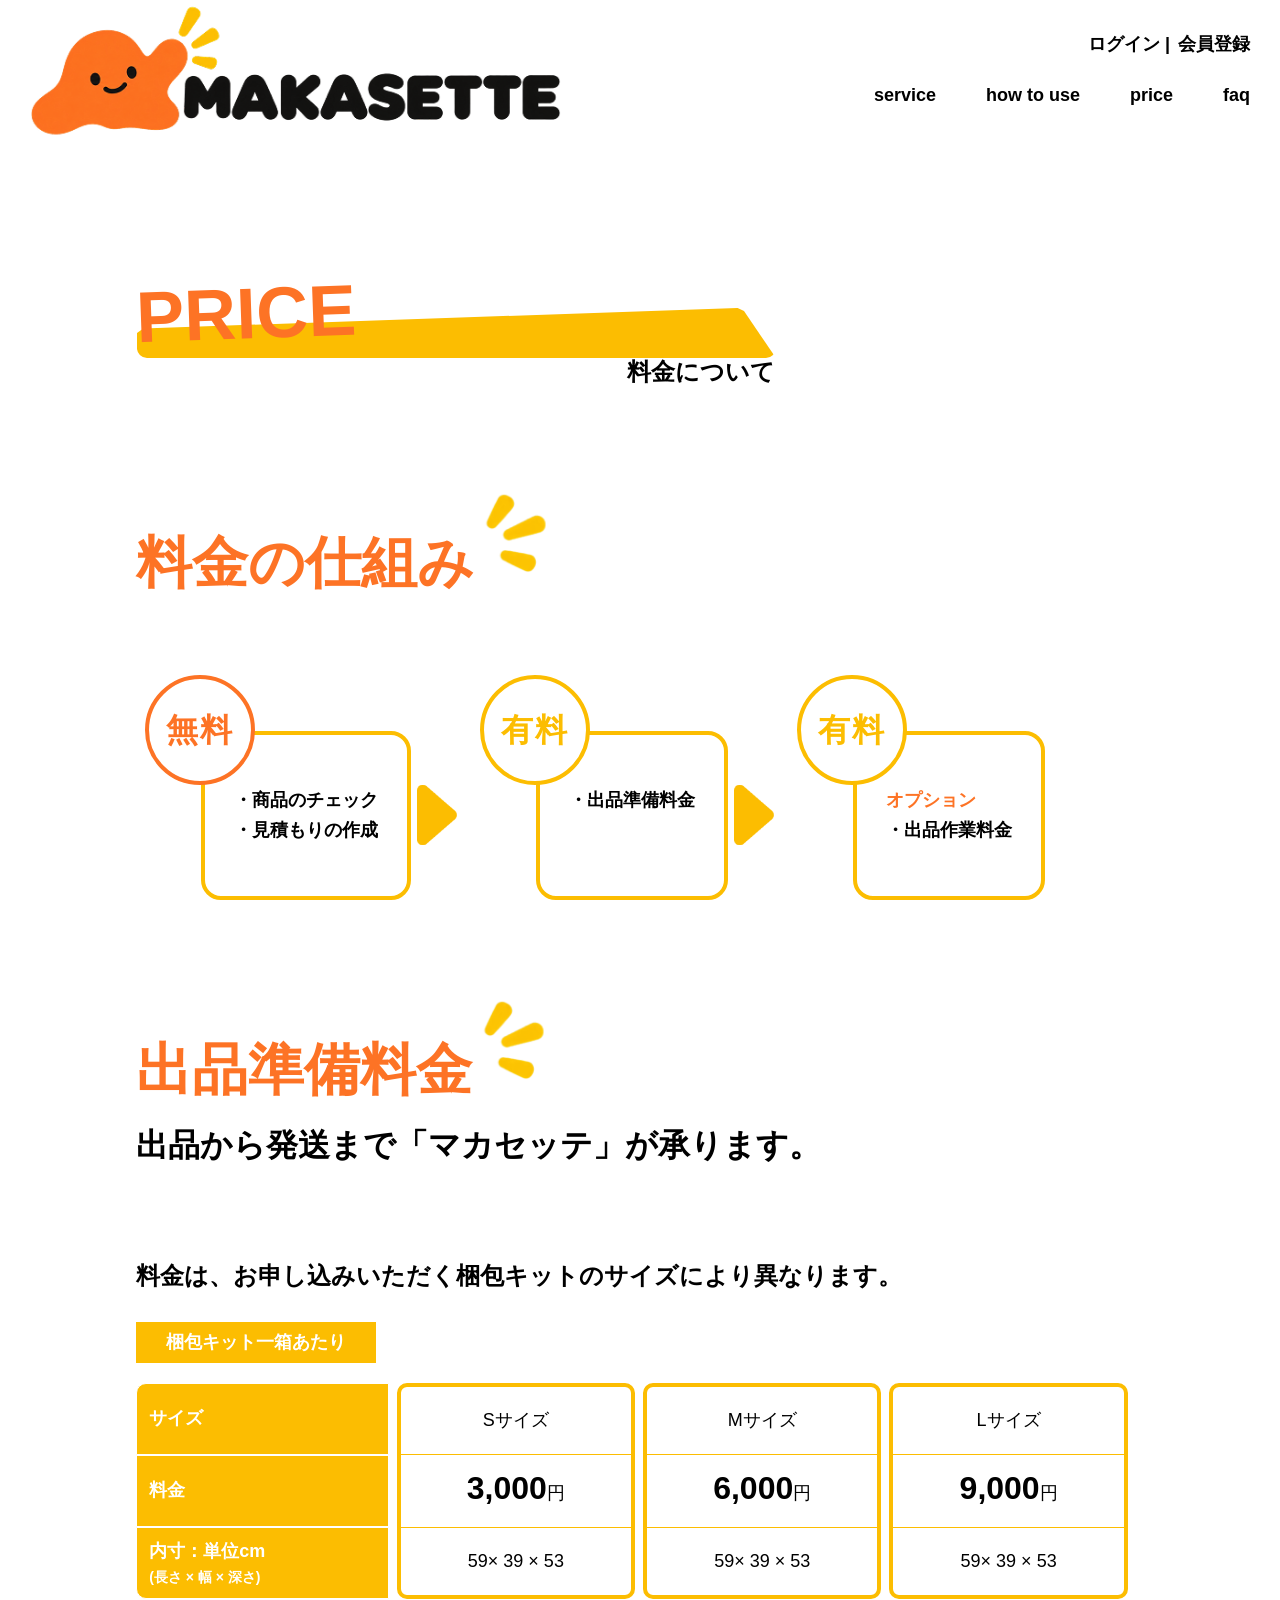
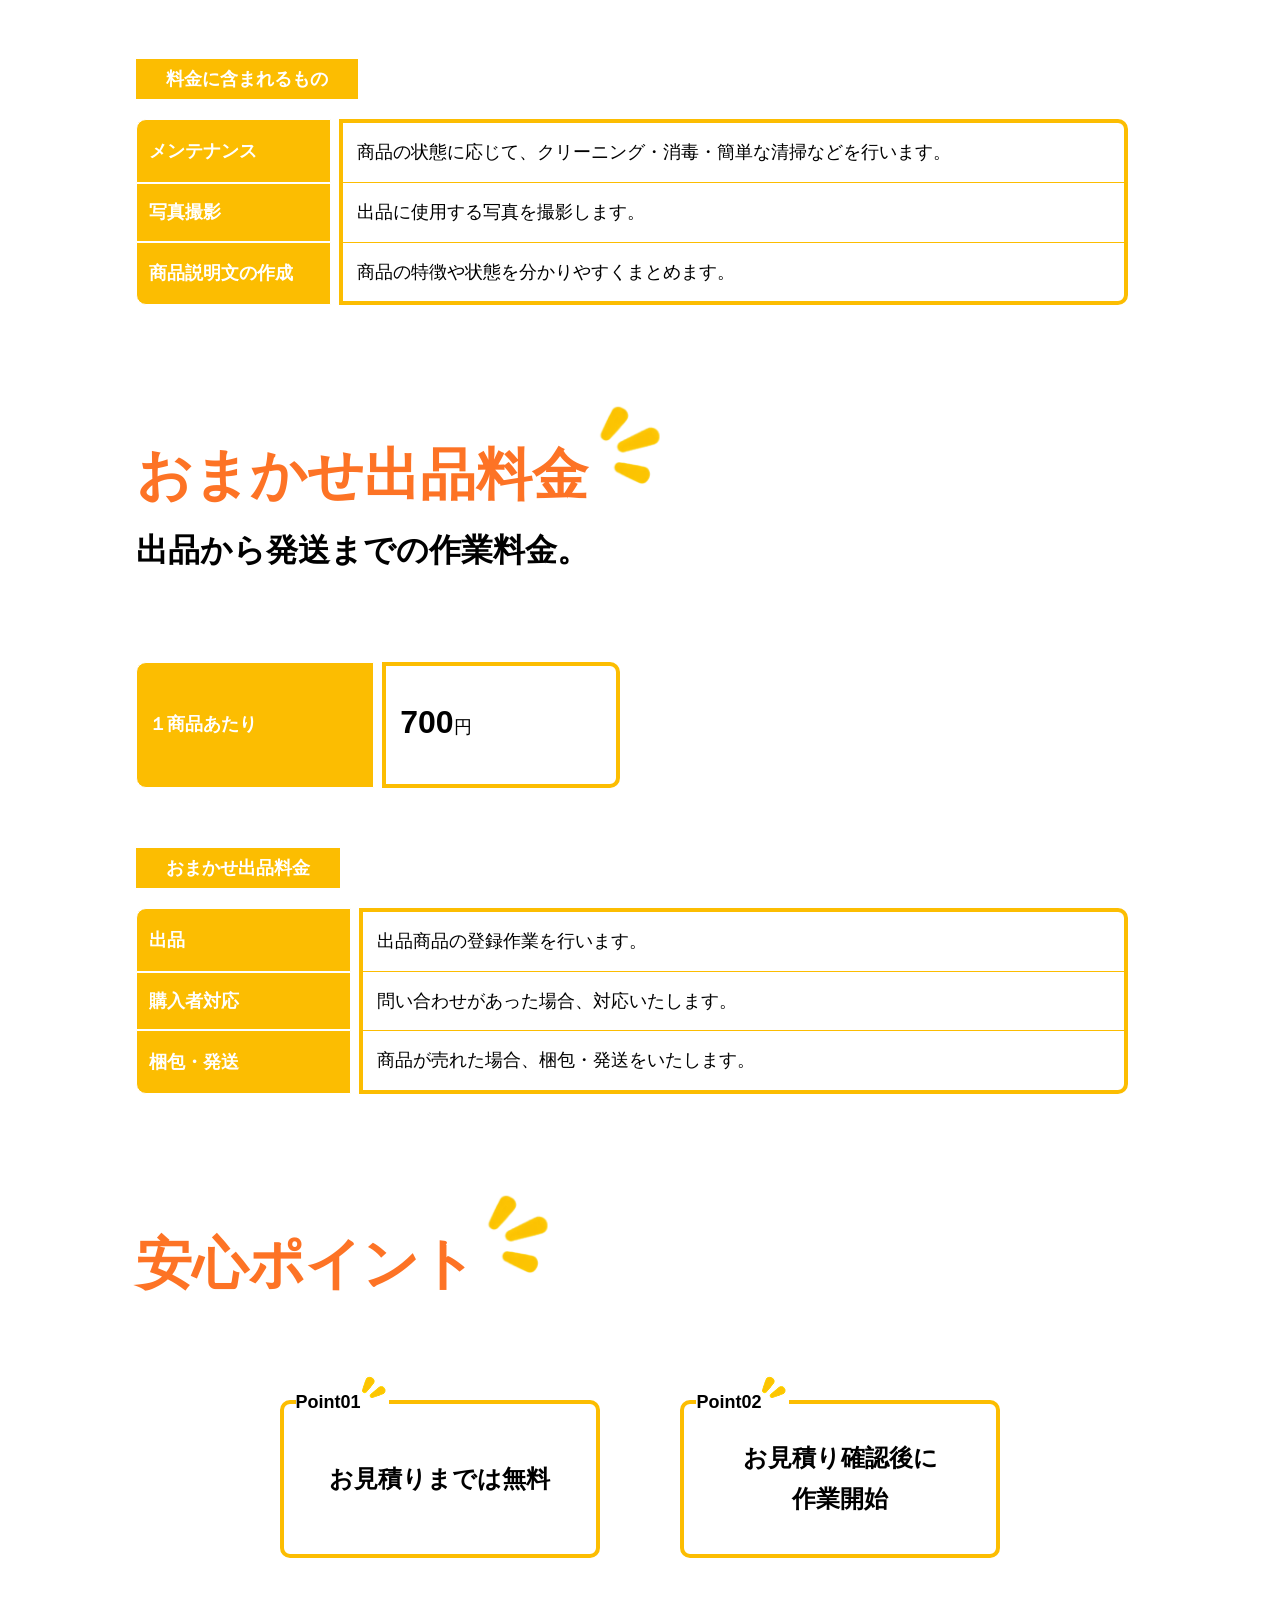
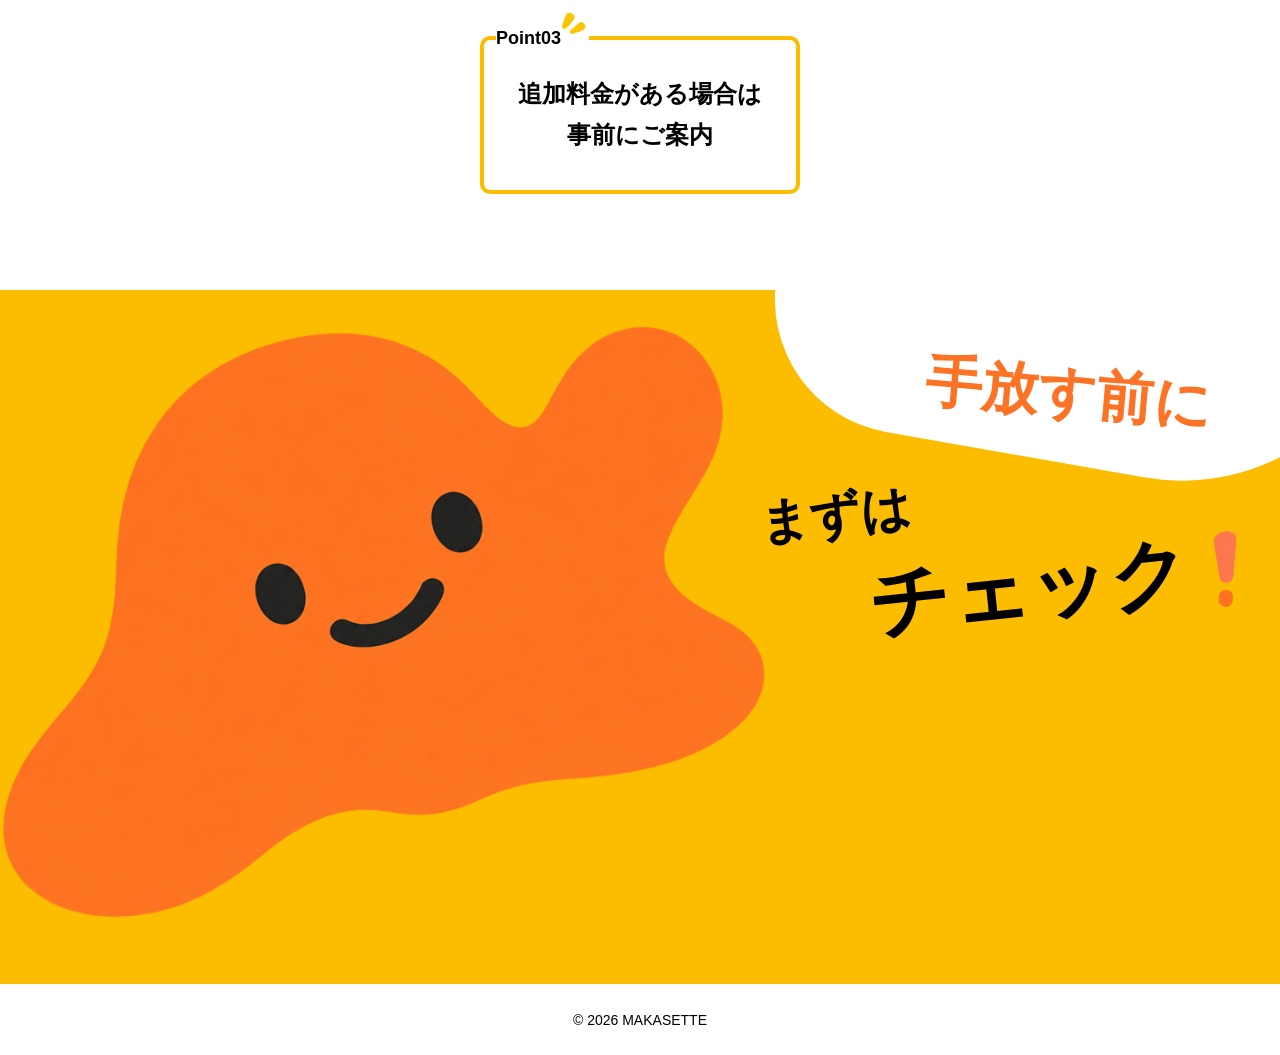
<file: price.html>
<!doctype html>
<html lang="ja">
  <head>
    <meta charset="UTF-8" />
    <meta name="viewport" content="width=device-width, initial-scale=1.0" />
    <meta name="robots" content="noindex, nofollow" />
    <meta
      name="description"
      content="架空のフリマ出品代行サービス「MAKASETTE」の料金プランをご紹介します。"
    />
    <title>PRICE | MAKASETTE</title>
    <link rel="preconnect" href="https://fonts.googleapis.com" />
    <link rel="preconnect" href="https://fonts.gstatic.com" crossorigin />
    <link
      href="https://fonts.googleapis.com/css2?family=Barlow+Condensed:wght@400;500;600;700&display=swap"
      rel="stylesheet"
    />
    <link rel="stylesheet" href="style/css/style.css" />
    <script type="module" src="./js/script.js"></script>
  </head>
  <body>
    <header class="l-header js-header">
      <div class="l-header_logo">
        <a
          href="./index.html"
          class="l-header_logo-link"
          aria-label="トップページへ"
        >
          <img
            src="./image/logo.png"
            width="627"
            height="253"
            alt="makasette - マカセッテ"
            decoding="async"
          />
        </a>
      </div>
      <nav class="l-header_nav">
        <ul class="l-header_account-list">
          <li class="l-header_account-item">
            <a href="#" class="l-header_account-link">ログイン</a>
          </li>
          <li class="l-header_account-item">
            <a href="#" class="l-header_account-link">会員登録</a>
          </li>
        </ul>
        <div class="l-header_menu js-menu-nav">
          <ul class="l-header_menu-list">
            <li class="l-header_menu-item">
              <a href="./service.html" class="l-header_menu-link">service</a>
            </li>
            <li class="l-header_menu-item">
              <a href="./how-to-use.html" class="l-header_menu-link"
                >how to use</a
              >
            </li>
            <li class="l-header_menu-item">
              <a href="./price.html" class="l-header_menu-link">price</a>
            </li>
            <li class="l-header_menu-item">
              <a href="./faq.html" class="l-header_menu-link">faq</a>
            </li>
          </ul>
        </div>
        <button
          class="l-header_hamburger-button js-hamburger-button"
          type="button"
          aria-label="メニューを開く"
        >
          <span class="l-header_humburger-line"></span>
          <span class="l-header_humburger-line"></span>
          <span class="l-header_humburger-line"></span>
        </button>
      </nav>
    </header>
    <div
      class="c-page-title l-container js-title-animation c-fade c-fade--left"
    >
      <p class="c-page-title_en">price</p>
      <h1 class="c-page-title_ja">料金について</h1>
    </div>

    <section class="p-price-structure l-container">
      <h2
        class="c-page-section-title js-section-title js-show c-fade c-fade--up"
      >
        料金の仕組み
      </h2>
      <ul
        class="p-price-structure_list js-delay-group"
        data-delay-interval="0.8"
      >
        <li class="p-price-structure_item js-show c-fade c-fade--up">
          <span
            class="p-price-structure_badge p-price-structure_badge__free js-price-structure_badge js-delay"
            >無料</span
          >

          <p class="p-price-structure_text">
            ・商品のチェック
            <span class="u-br">・見積もりの作成</span>
          </p>
        </li>
        <li class="p-price-structure_item js-show c-fade c-fade--up">
          <span
            class="p-price-structure_badge js-price-structure_badge js-delay"
            >有料</span
          >
          <p class="p-price-structure_text">・出品準備料金</p>
        </li>
        <li
          class="p-price-structure_item js-price-structure_item js-show c-fade c-fade--up"
        >
          <span
            class="p-price-structure_badge js-price-structure_badge js-delay"
            >有料</span
          >
          <p class="p-price-structure_text">
            <span class="p-price-structure_text_color">オプション</span
            ><span class="u-br">・出品作業料金</span>
          </p>
        </li>
      </ul>
    </section>

    <section class="p-price-base l-container">
      <h2
        class="c-page-section-title js-section-title js-show c-fade c-fade--up"
      >
        出品準備料金
      </h2>
      <p class="p-price-base_catch js-show c-fade c-fade--up">
        出品から発送まで「マカセッテ」が承ります。
      </p>

      <div class="p-price-base_contents">
        <p class="p-price-base_text js-show c-fade c-fade--up">
          料金は、お申し込みいただく梱包キットのサイズにより異なります。
        </p>
        <p class="p-price-table_title js-show c-fade c-fade--up">
          梱包キット一箱あたり
        </p>
        <div class="p-price-table-scroll js-show c-fade c-fade--up">
          <table class="p-price-table p-price-table__base">
            <caption class="u-visually-hidden">
              梱包キット一箱あたりの料金表
            </caption>
            <tr class="p-price-table-tr">
              <th class="p-price-table-th">サイズ</th>
              <th class="p-price-table-td" scope="col">
                <span class="p-price-base_text-size">S</span>サイズ
              </th>
              <th class="p-price-table-td" scope="col">
                <span class="p-price-base_text-size">M</span>サイズ
              </th>
              <th class="p-price-table-td" scope="col">
                <span class="p-price-base_text-size">L</span>サイズ
              </th>
            </tr>
            <tr class="p-price-table-tr">
              <th class="p-price-table-th" scope="row">料金</th>
              <td class="p-price-table-td">
                <span class="p-price-table_text-price">3,000</span>円
              </td>
              <td class="p-price-table-td">
                <span class="p-price-table_text-price">6,000</span>円
              </td>
              <td class="p-price-table-td">
                <span class="p-price-table_text-price">9,000</span>円
              </td>
            </tr>
            <tr class="p-price-table-tr">
              <th class="p-price-table-th p-price-base_unit" scope="row">
                内寸：単位cm <span class="u-br">(長さ × 幅 × 深さ)</span>
              </th>
              <td class="p-price-table-td">59× 39 × 53</td>
              <td class="p-price-table-td">59× 39 × 53</td>
              <td class="p-price-table-td">59× 39 × 53</td>
            </tr>
          </table>
        </div>

        <p class="p-price-table_title js-show c-fade c-fade--up">
          料金に含まれるもの
        </p>

        <table
          class="p-price-table p-price-table__include js-show c-fade c-fade--up"
        >
          <caption class="u-visually-hidden">
            料金に含まれるもの
          </caption>
          <tr class="p-price-table-tr">
            <th class="p-price-table-th" scope="row">メンテナンス</th>
            <td class="p-price-table-td">
              商品の状態に応じて、クリーニング・消毒・簡単な清掃などを行います。
            </td>
          </tr>
          <tr class="p-price-table-tr">
            <th class="p-price-table-th" scope="row">写真撮影</th>
            <td class="p-price-table-td">出品に使用する写真を撮影します。</td>
          </tr>
          <tr class="p-price-table-tr">
            <th class="p-price-table-th" scope="row">商品説明文の作成</th>
            <td class="p-price-table-td">
              商品の特徴や状態を分かりやすくまとめます。
            </td>
          </tr>
        </table>
      </div>
    </section>

    <section class="p-price-option l-container">
      <h2
        class="c-page-section-title js-section-title js-show c-fade c-fade--up"
      >
        おまかせ出品料金
      </h2>
      <p class="p-price-option_catch js-show c-fade c-fade--up">
        出品から発送までの作業料金。
      </p>

      <div class="p-price-option_contents">
        <table
          class="p-price-table p-price-option-table js-show c-fade c-fade--up"
        >
          <caption class="u-visually-hidden">
            おまかせ出品料金
          </caption>
          <tr class="p-price-table-tr">
            <th class="p-price-table-th" scope="row">１商品あたり</th>
            <td class="p-price-table-td">
              <span class="p-price-table_text-price">700</span>円
            </td>
          </tr>
        </table>

        <p class="p-price-table_title js-show c-fade c-fade--up">
          おまかせ出品料金
        </p>

        <table
          class="p-price-table p-price-table__include js-show c-fade c-fade--up"
        >
          <caption class="u-visually-hidden">
            おまかせ出品料金
          </caption>
          <tr class="p-price-table-tr">
            <th class="p-price-table-th" scope="row">出品</th>
            <td class="p-price-table-td">出品商品の登録作業を行います。</td>
          </tr>
          <tr class="p-price-table-tr">
            <th class="p-price-table-th" scope="row">購入者対応</th>
            <td class="p-price-table-td">
              問い合わせがあった場合、対応いたします。
            </td>
          </tr>
          <tr class="p-price-table-tr">
            <th class="p-price-table-th" scope="row">梱包・発送</th>
            <td class="p-price-table-td">
              商品が売れた場合、梱包・発送をいたします。
            </td>
          </tr>
        </table>
      </div>
    </section>

    <section class="p-price-point l-container">
      <h2
        class="c-page-section-title js-section-title js-show c-fade c-fade--up"
      >
        安心ポイント
      </h2>
      <div class="p-price-point_contents">
        <ul class="p-price-point_list">
          <li
            class="p-price-point_item js-price-point js-show c-fade c-fade--up"
          >
            <p class="p-price-point_number">Point01</p>
            <p class="p-price-point_text">お見積りまでは無料</p>
          </li>
          <li class="p-price-point_item js-price-point c-fade c-fade--up">
            <p class="p-price-point_number">Point02</p>
            <p class="p-price-point_text">
              お見積り確認後に <span class="u-br">作業開始</span>
            </p>
          </li>
          <li class="p-price-point_item js-price-point c-fade c-fade--up">
            <p class="p-price-point_number">Point03</p>
            <p class="p-price-point_text">
              追加料金がある場合は <span class="u-br">事前にご案内</span>
            </p>
          </li>
        </ul>
      </div>
    </section>
    <div class="c-cta">
      <div class="c-cta_image js-show c-fade c-fade--soft-left">
        <img
          src="./image/cta.png"
          width="929"
          height="590"
          alt="CTA"
          decoding="async"
        />
      </div>
      <div>
        <div class="js-show js-cta-copy c-fade c-fade--up">
          <div class="c-cta_text01_wrapper">
            <p class="c-cta_text01">手放す前に</p>
          </div>

          <p class="c-cta_text02">
            まずは<span class="u-br c-cta_text03 js-emphasis c-emphasis"
              >チェック</span
            >
          </p>
        </div>
        <div class="c-cta_button">
          <p class="c-cta_text04 js-cta-description c-fade c-fade--up">
            出品できるか、無料でチェックしてみよう！
          </p>
          <div class="c-cta_link-wrapper js-cta-button c-pop">
            <a href="#" class="c-cta_link"> 無料会員登録はこちら！ </a>
          </div>
        </div>
      </div>
    </div>
    <footer class="l-footer">
      <small class="l-footer_copyright"> &copy; 2026 MAKASETTE </small>
    </footer>
  </body>
</html>
</file>
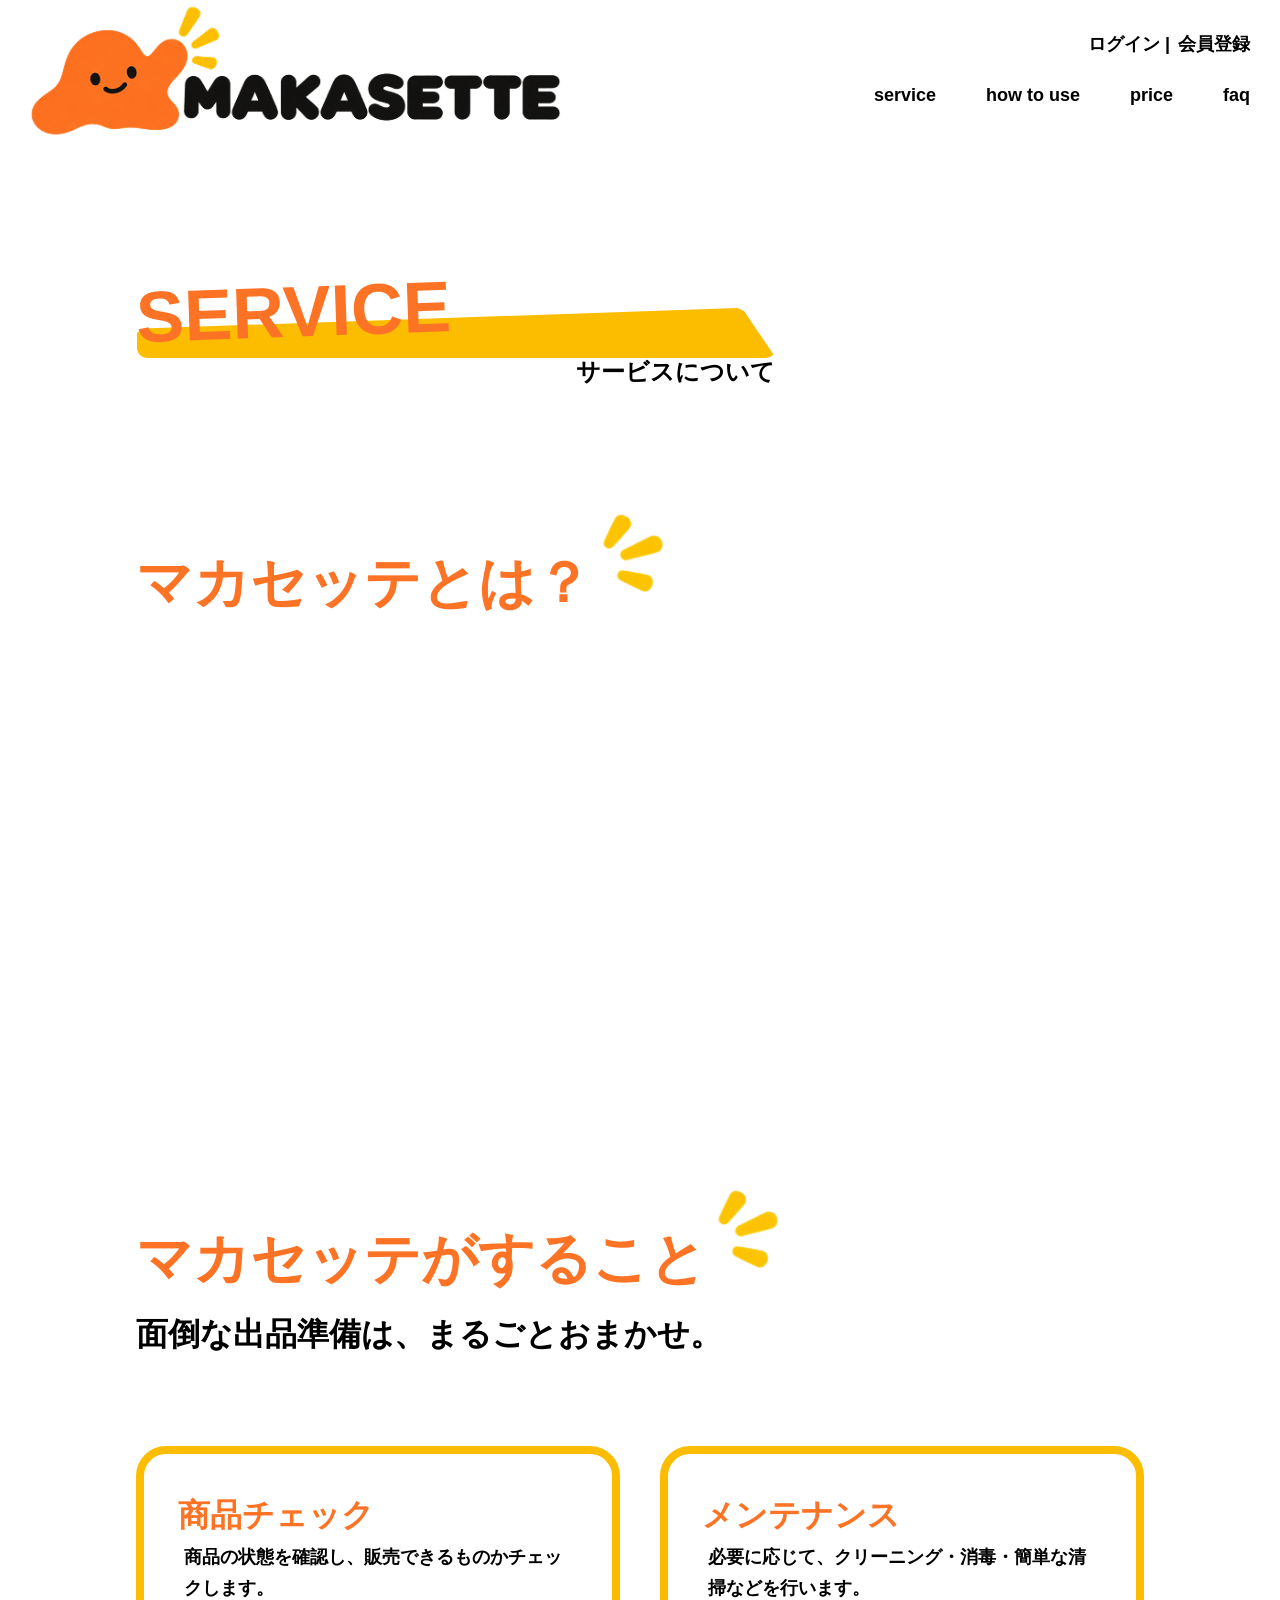
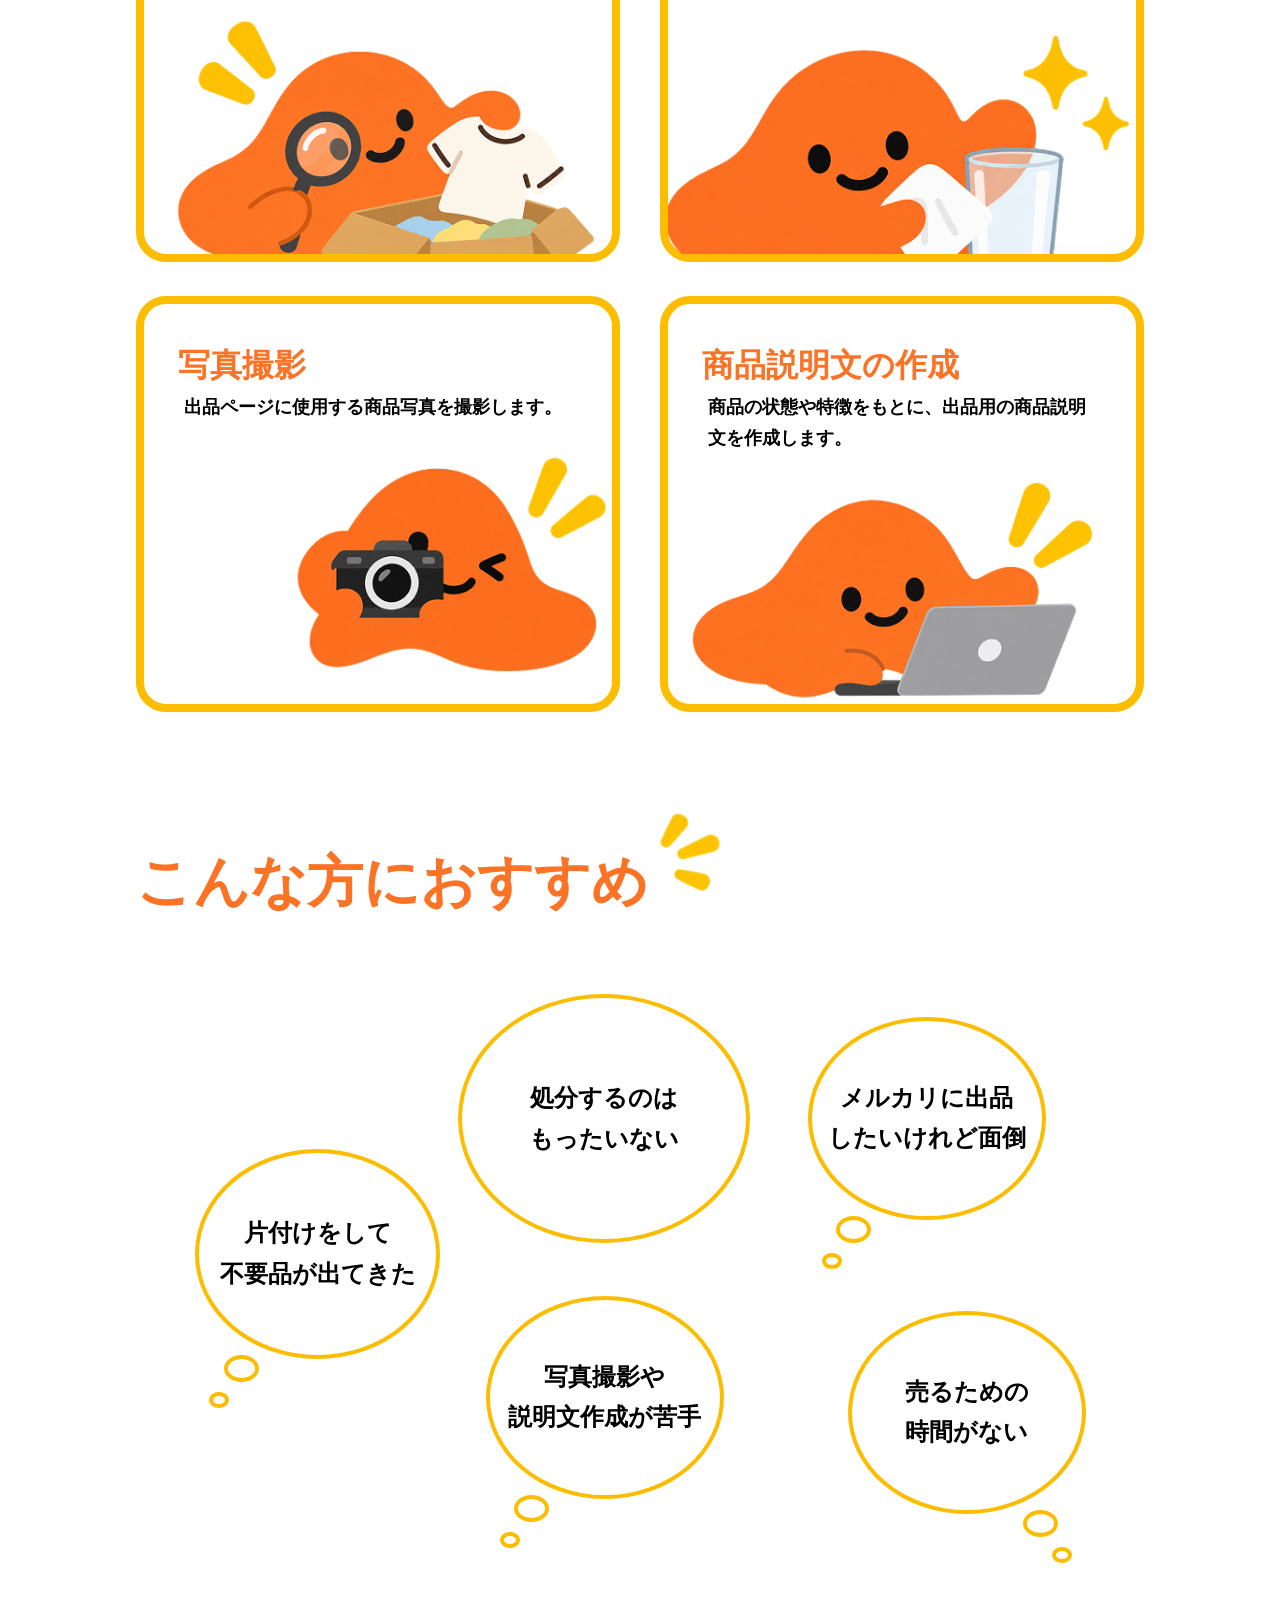
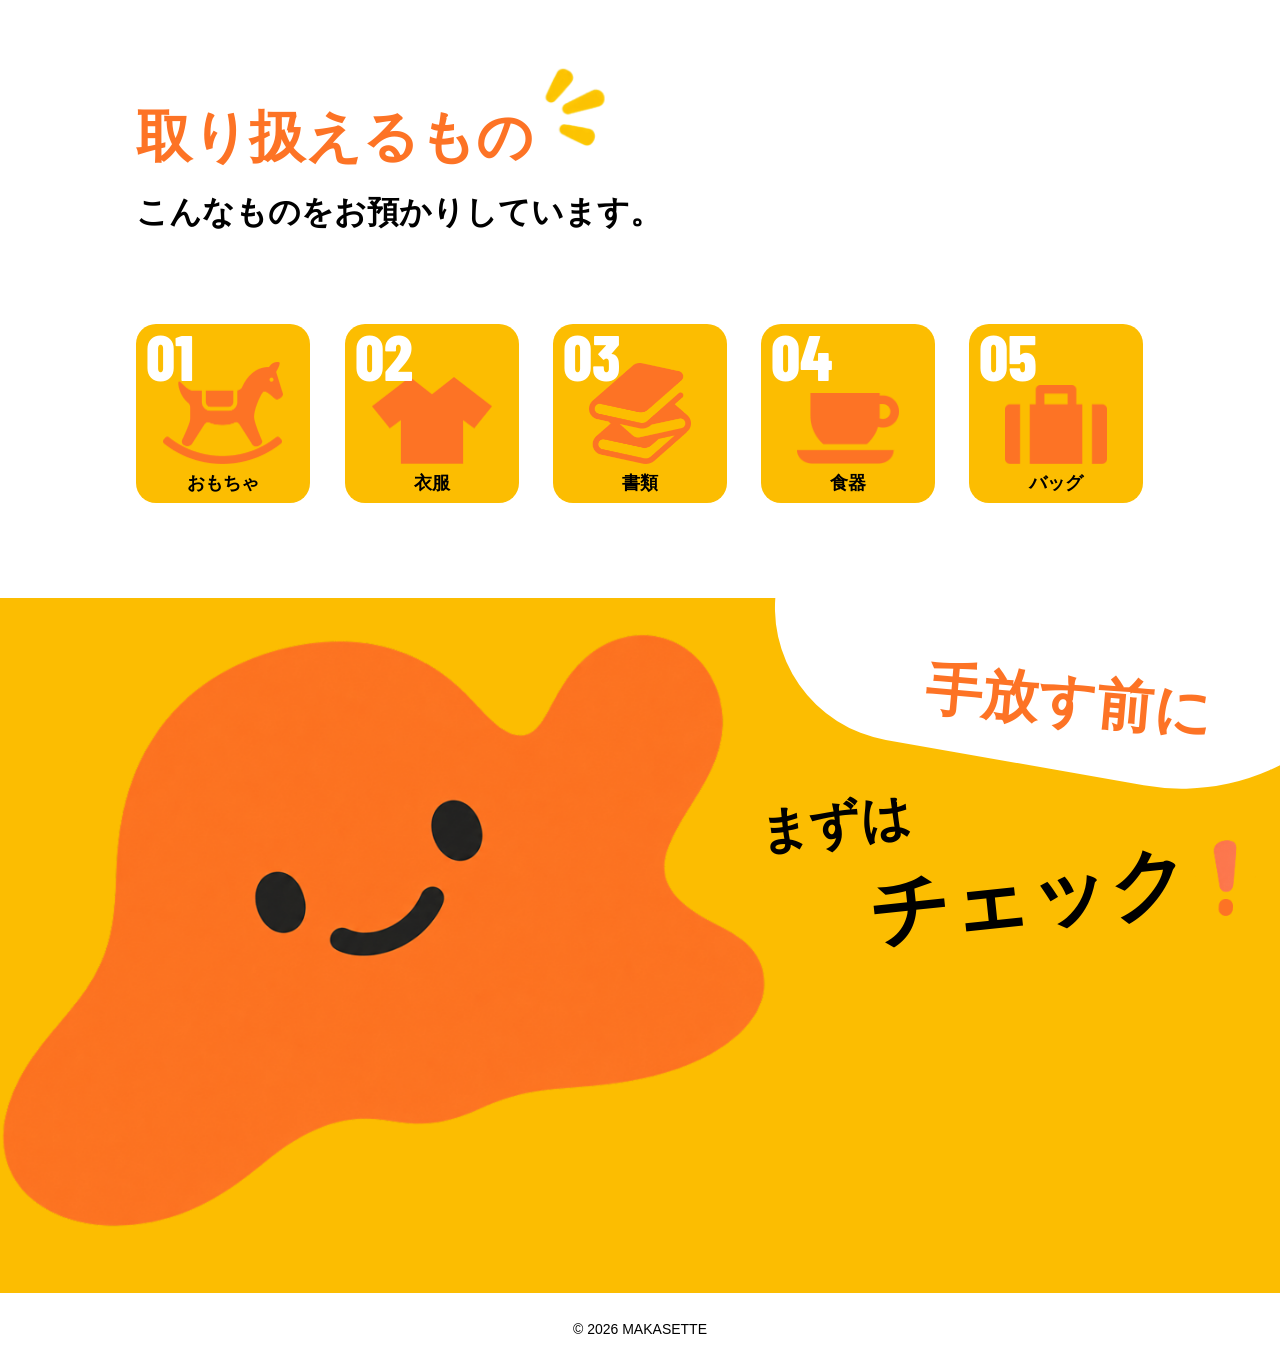
<file: service.html>
<!doctype html>
<html lang="ja">
  <head>
    <meta charset="UTF-8" />
    <meta name="viewport" content="width=device-width, initial-scale=1.0" />
    <meta name="robots" content="noindex, nofollow" />
    <meta
      name="description"
      content="架空のフリマ出品代行サービス「MAKASETTE」のサービス内容をご紹介します。"
    />
    <title>SERVICE | MAKASETTE</title>
    <link rel="preconnect" href="https://fonts.googleapis.com" />
    <link rel="preconnect" href="https://fonts.gstatic.com" crossorigin />
    <link
      href="https://fonts.googleapis.com/css2?family=Barlow+Condensed:wght@400;500;600;700&display=swap"
      rel="stylesheet"
    />
    <link rel="stylesheet" href="style/css/style.css" />
    <script type="module" src="./js/script.js"></script>
  </head>
  <body>
    <header class="l-header js-header">
      <div class="l-header_logo">
        <a
          href="./index.html"
          class="l-header_logo-link"
          aria-label="トップページへ"
        >
          <img
            src="./image/logo.png"
            width="627"
            height="253"
            alt="makasette - マカセッテ"
            decoding="async"
          />
        </a>
      </div>
      <nav class="l-header_nav">
        <ul class="l-header_account-list">
          <li class="l-header_account-item">
            <a href="#" class="l-header_account-link">ログイン</a>
          </li>
          <li class="l-header_account-item">
            <a href="#" class="l-header_account-link">会員登録</a>
          </li>
        </ul>
        <div class="l-header_menu js-menu-nav">
          <ul class="l-header_menu-list">
            <li class="l-header_menu-item">
              <a href="./service.html" class="l-header_menu-link">service</a>
            </li>
            <li class="l-header_menu-item">
              <a href="./how-to-use.html" class="l-header_menu-link"
                >how to use</a
              >
            </li>
            <li class="l-header_menu-item">
              <a href="./price.html" class="l-header_menu-link">price</a>
            </li>
            <li class="l-header_menu-item">
              <a href="./faq.html" class="l-header_menu-link">faq</a>
            </li>
          </ul>
        </div>
        <button
          class="l-header_hamburger-button js-hamburger-button"
          type="button"
          aria-label="メニューを開く"
        >
          <span class="l-header_humburger-line"></span>
          <span class="l-header_humburger-line"></span>
          <span class="l-header_humburger-line"></span>
        </button>
      </nav>
    </header>
    <div
      class="c-page-title l-container js-title-animation c-fade c-fade--left"
    >
      <p class="c-page-title_en">service</p>
      <h1 class="c-page-title_ja">サービスについて</h1>
    </div>

    <section class="p-service-about l-container">
      <h2
        class="c-page-section-title js-section-title js-show c-fade c-fade--up"
      >
        マカセッテとは？
      </h2>
      <div class="p-service-about_container">
        <p class="p-service-about_problem01 js-service-about_problem01">
          <span class="p-service-about_problem01-text"
            >売りたいけど、<span class="u-br">出品するのは面倒…</span></span
          >
        </p>
        <p class="p-service-about_problem02 js-service-about_problem02">
          <span class="p-service-about_problem02-text">
            写真を撮ったり、<span class="u-br">汚れを落としたり、</span
            ><span class="u-br">商品説明をかいたり…</span></span
          >
        </p>

        <div class="p-service-about_contents">
          <div class="js-service-about_contents-inner c-fade c-fade--up">
            <p class="p-service-about_title">マカセッテにご依頼ください</p>
            <p class="p-service-about_text">
              出品には意外と手間がかかります。<span class="u-br"
                >マカセッテなら、商品を送るだけ。</span
              ><span class="u-br"
                >状態を確認し、必要なメンテナンスや出品準備を行います。</span
              >
            </p>
          </div>
        </div>
        <div
          class="p-service-about_image js-service-about_image c-fade c-fade--soft-up"
        >
          <img
            src="./image/p-service-about.png"
            width="506"
            height="403"
            alt="マカセッテとは？"
            decoding="async"
          />
        </div>
      </div>
    </section>

    <section class="p-service-work l-container">
      <h2
        class="c-page-section-title js-section-title js-show c-fade c-fade--up"
      >
        マカセッテがすること
      </h2>
      <p class="p-service-work_catch">面倒な出品準備は、まるごとおまかせ。</p>
      <ul class="p-service-work_list">
        <li class="p-service-work_item js-show c-fade c-fade--up">
          <p class="p-service-work_title">商品チェック</p>
          <p class="p-service-work_text">
            商品の状態を確認し、販売できるものかチェックします。
          </p>
          <img
            class="p-service-work_image"
            src="./image/p-service-work01.png"
            width="500"
            height="268"
            alt="商品チェック"
            decoding="async"
          />
        </li>
        <li class="p-service-work_item js-show c-fade c-fade--up">
          <p class="p-service-work_title">メンテナンス</p>
          <p class="p-service-work_text">
            必要に応じて、クリーニング・消毒・簡単な清掃などを行います。
          </p>
          <img
            class="p-service-work_image"
            src="./image/p-service-work02.png"
            width="500"
            height="268"
            alt="メンテナンス"
            decoding="async"
          />
        </li>
        <li class="p-service-work_item js-show c-fade c-fade--up">
          <p class="p-service-work_title">写真撮影</p>
          <p class="p-service-work_text">
            出品ページに使用する商品写真を撮影します。
          </p>
          <img
            class="p-service-work_image"
            src="./image/p-service-work03.png"
            width="500"
            height="268"
            alt="写真撮影"
            decoding="async"
          />
        </li>
        <li class="p-service-work_item js-show c-fade c-fade--up">
          <p class="p-service-work_title">商品説明文の作成</p>
          <p class="p-service-work_text">
            商品の状態や特徴をもとに、出品用の商品説明文を作成します。
          </p>
          <img
            class="p-service-work_image"
            src="./image/p-service-work04.png"
            width="500"
            height="268"
            alt="商品説明文の作成"
            decoding="async"
          />
        </li>
      </ul>
    </section>

    <section class="p-service-reccomend l-container">
      <h2
        class="c-page-section-title js-section-title js-show c-fade c-fade--up"
      >
        こんな方におすすめ
      </h2>
      <ul
        class="p-service-reccomend_list js-delay-group"
        data-delay-interval="0.2"
      >
        <li class="p-service-reccomend_item js-show js-delay c-pop-in">
          <p class="p-service-reccomend_text">
            処分するのは <span class="u-br">もったいない</span>
          </p>
        </li>
        <li class="p-service-reccomend_item js-show js-delay c-pop-in">
          <p class="p-service-reccomend_text">
            メルカリに出品 <span class="u-br">したいけれど面倒</span>
          </p>
        </li>
        <li class="p-service-reccomend_item js-show js-delay c-pop-in">
          <p class="p-service-reccomend_text">
            片付けをして <span class="u-br">不要品が出てきた</span>
          </p>
        </li>
        <li class="p-service-reccomend_item js-show js-delay c-pop-in">
          <p class="p-service-reccomend_text">
            写真撮影や <span class="u-br">説明文作成が苦手</span>
          </p>
        </li>
        <li class="p-service-reccomend_item js-show js-delay c-pop-in">
          <p class="p-service-reccomend_text">
            売るための <span class="u-br">時間がない</span>
          </p>
        </li>
      </ul>
    </section>

    <section class="p-service-items l-container">
      <h2
        class="c-page-section-title js-section-title js-show c-fade c-fade--up"
      >
        取り扱えるもの
      </h2>
      <p class="p-service-items_catch">こんなものをお預かりしています。</p>
      <ul class="p-service-items_list js-delay-group" data-delay-interval="0.2">
        <li class="p-service-items_item js-show js-delay c-bounce">
          <div class="p-service-items_image">
            <img
              src="./image/p-service-items01.png"
              width="120"
              height="120"
              alt="取り扱えるもの"
              decoding="async"
            />
          </div>
          <p class="p-service-items_text">おもちゃ</p>
        </li>
        <li class="p-service-items_item js-show js-delay c-bounce">
          <div class="p-service-items_image">
            <img
              src="./image/p-service-items02.png"
              width="120"
              height="120"
              alt="取り扱えるもの"
              decoding="async"
            />
          </div>
          <p class="p-service-items_text">衣服</p>
        </li>
        <li class="p-service-items_item js-show js-delay c-bounce">
          <div class="p-service-items_image p-service-items_image--small">
            <img
              src="./image/p-service-items03.png"
              width="120"
              height="120"
              alt="取り扱えるもの"
              decoding="async"
            />
          </div>
          <p class="p-service-items_text">書類</p>
        </li>
        <li class="p-service-items_item js-show js-delay c-bounce">
          <div class="p-service-items_image p-service-items_image--small">
            <img
              src="./image/p-service-items04.png"
              width="120"
              height="120"
              alt="取り扱えるもの"
              decoding="async"
            />
          </div>
          <p class="p-service-items_text">食器</p>
        </li>
        <li class="p-service-items_item js-show js-delay c-bounce">
          <div class="p-service-items_image p-service-items_image--small">
            <img
              src="./image/p-service-items05.png"
              width="120"
              height="120"
              alt="取り扱えるもの"
              decoding="async"
            />
          </div>
          <p class="p-service-items_text">バッグ</p>
        </li>
      </ul>
    </section>
    <div class="c-cta">
      <div class="c-cta_image js-show c-fade c-fade--soft-left">
        <img
          src="./image/cta.png"
          width="929"
          height="590"
          alt="CTA"
          decoding="async"
        />
      </div>
      <div>
        <div class="js-show js-cta-copy c-fade c-fade--up">
          <div class="c-cta_text01_wrapper">
            <p class="c-cta_text01">手放す前に</p>
          </div>

          <p class="c-cta_text02">
            まずは<span class="u-br c-cta_text03 js-emphasis c-emphasis"
              >チェック</span
            >
          </p>
        </div>
        <div class="c-cta_button">
          <p class="c-cta_text04 js-cta-description c-fade c-fade--up">
            出品できるか、無料でチェックしてみよう！
          </p>
          <div class="c-cta_link-wrapper js-cta-button c-pop">
            <a href="#" class="c-cta_link"> 無料会員登録はこちら！ </a>
          </div>
        </div>
      </div>
    </div>
    <footer class="l-footer">
      <small class="l-footer_copyright"> &copy; 2026 MAKASETTE </small>
    </footer>
  </body>
</html>
</file>
<file: style/css/style.css>
@charset "UTF-8";
/* Figma: Light */
/* Figma: Regular */
/* Figma: Medium */
/* Figma: Bold */
/* Figma: Bold */
/*!
foundation > reset
------------------------------
*/
html {
  color: #000;
  background: #fff;
}

body,
div,
dl,
dt,
dd,
ul,
ol,
li,
h1,
h2,
h3,
h4,
h5,
h6,
pre,
code,
form,
fieldset,
legend,
input,
textarea,
p,
blockquote,
th,
td {
  margin: 0;
  padding: 0;
}

table {
  border-collapse: collapse;
  border-spacing: 0;
  width: 100%;
}

fieldset,
img {
  border: 0;
}

address,
caption,
cite,
code,
dfn,
em,
strong,
th,
var {
  font-style: normal;
  font-weight: inherit;
}

ol,
ul {
  list-style: none;
}

caption,
th {
  text-align: left;
}

h1,
h2,
h3,
h4,
h5,
h6 {
  font-size: 100%;
  font-weight: inherit;
}

q:before,
q:after {
  content: "";
}

abbr,
acronym {
  border: 0;
  font-variant: normal;
}

input,
textarea,
select,
button {
  color: inherit;
  font-family: inherit;
  font-size: inherit;
  font-weight: inherit;
  line-height: inherit;
  font-size: 100%;
  border-radius: 0;
  border: none;
  appearance: none;
  -webkit-appearance: none;
  background-color: inherit;
}

textarea {
  resize: vertical;
  display: block;
}

select {
  cursor: pointer;
}

button {
  padding: 0;
  cursor: pointer;
}

legend {
  color: inherit;
}

tbody {
  -webkit-text-size-adjust: 100%;
}

main {
  display: block;
}

a {
  text-decoration: none;
  color: inherit;
}

img,
svg {
  width: 100%;
  height: auto;
  display: block;
}

dialog {
  max-width: 100%;
  max-height: 100%;
  padding: 0;
  color: inherit;
  border: none;
  margin: 0;
  padding: 0;
}

summary {
  display: block;
}

summary::-webkit-details-marker {
  display: none;
}

iframe {
  vertical-align: bottom;
}

* {
  -webkit-font-smoothing: antialiased;
  -moz-osx-font-smoothing: grayscale;
  box-sizing: border-box;
}

*::before,
*::after {
  box-sizing: border-box;
}

html {
  scroll-behavior: smooth;
}

body {
  line-height: 1.7;
  font-size: 16px;
  color: #000000;
  font-family: "Hiragino Kaku Gothic ProN", sans-serif;
  overflow-x: hidden;
}
@media (min-width: 768px) {
  body {
    font-size: 18px;
  }
}

/*!
layout > header
------------------------------
*/
.l-header {
  display: flex;
  justify-content: space-between;
  align-items: center;
  padding-top: 10px;
  padding-inline: 10px;
  font-weight: 600;
  width: 100%;
  background-color: #ffffff;
  position: fixed;
  z-index: 30;
}
.l-header--top {
  background-color: transparent;
  margin-top: 0;
}
@media screen and (min-width: 768px) {
  .l-header--top {
    margin-top: 20px;
  }
}
@media screen and (min-width: 768px) {
  .l-header {
    padding-inline: 30px;
  }
}
@media screen and (min-width: 960px) {
  .l-header {
    padding-top: 0;
  }
}

.l-header_logo {
  width: 43.5%;
  max-width: 627px;
  min-width: 200px;
}

.l-header_logo-hidden {
  display: none;
}

.l-header_logo-link {
  display: block;
}

.l-header_nav {
  margin-left: auto;
  display: flex;
  flex-direction: column;
}

.l-header_menu {
  position: fixed;
  opacity: 0;
  visibility: hidden;
  transition: opacity 0.8s, visibility 0s linear 0.3s;
  height: 100vh;
  width: 100vw;
  padding: 125px 100px 100px 100px;
  top: 0;
  left: 0;
  z-index: -1;
  display: flex;
  flex-direction: column-reverse;
  justify-content: flex-end;
  background-color: #fcbd01;
  color: #ffffff;
}
@media screen and (min-width: 960px) {
  .l-header_menu {
    position: static;
    opacity: 1;
    visibility: visible;
    margin-left: auto;
    z-index: auto;
    width: auto;
    height: auto;
    padding: 0;
    display: block;
    background-color: transparent;
    color: #000000;
  }
}
.is-open .l-header_menu {
  opacity: 1;
  visibility: visible;
  transition: opacity 0.3s ease, visibility 0s linear 0s;
}

.l-header_account-list {
  display: flex;
  justify-content: flex-end;
  gap: 8px;
  margin-bottom: 10px;
}
@media screen and (min-width: 960px) {
  .l-header_account-list {
    margin-bottom: 20px;
  }
}

.l-header_account-item:first-child::after {
  content: "|";
}

.l-header_account-link {
  transition: color 0.3s ease;
}
@media (any-hover: hover) {
  .l-header_account-link:hover {
    color: #fd7325;
  }
}

.l-header_menu-list {
  display: flex;
  flex-direction: column;
  gap: 20px;
  padding-bottom: 60px;
}
@media screen and (min-width: 960px) {
  .l-header_menu-list {
    flex-direction: row;
    gap: 50px;
    padding-bottom: 0;
  }
}

.l-header_menu-link {
  position: relative;
}
.l-header_menu-link::after {
  content: "";
  position: absolute;
  left: 0;
  bottom: -4px;
  width: 100%;
  height: 2px;
  background-color: #fcbd01;
  transform: scaleX(0);
  transform-origin: left;
  transition: transform 0.3s ease;
}
.l-header_menu-link[aria-current=page] {
  color: #fd7325;
}
@media (any-hover: hover) {
  .l-header_menu-link:hover {
    color: #fd7325;
  }
  .l-header_menu-link:hover::after {
    transform: scaleX(1);
  }
}

.l-header_hamburger-button {
  justify-self: flex-end;
  width: 50px;
  height: 50px;
  background-color: #fcbd01;
  border-radius: 50%;
  border: 1px solid #ffffff;
  position: relative;
  margin-left: auto;
  z-index: 1;
  margin-bottom: 10px;
}
@media screen and (min-width: 960px) {
  .l-header_hamburger-button {
    display: none;
  }
}

.l-header_humburger-line {
  width: 28px;
  height: 2px;
  background-color: #ffffff;
  position: absolute;
  top: 50%;
  left: 50%;
  transform: translate(-50%, -50%);
  opacity: 1;
  transition: transform 0.5s, opacity 0.3s;
}
.l-header_humburger-line:nth-of-type(1) {
  top: 34%;
}
.l-header_humburger-line:nth-of-type(3) {
  top: 66%;
}
.is-open .l-header_humburger-line:nth-of-type(1) {
  top: 50%;
  transform: translate(-50%, -50%) rotate(45deg);
}
.is-open .l-header_humburger-line:nth-of-type(2) {
  opacity: 0;
}
.is-open .l-header_humburger-line:nth-of-type(3) {
  top: 50%;
  transform: translate(-50%, -50%) rotate(-45deg);
}

.l-header.is-scrolled {
  background-color: #ffffff;
  margin-top: 0;
}
.l-header.is-scrolled .l-header_logo-hidden {
  display: block;
}

/*!
layout > footer
------------------------------
*/
.l-footer {
  width: 100%;
  margin-inline: auto;
  padding-top: 20px;
  padding-bottom: 20px;
  text-align: center;
}

.l-footer_copyright {
  font-size: 14px;
}

/*!
layout > container
------------------------------
*/
.l-container {
  padding-inline: 20px;
  margin-inline: auto;
  width: 100%;
}
@media screen and (min-width: 768px) {
  .l-container {
    max-width: 1200px;
    padding-inline: clamp(20px, 14.88vw - 94.28px, 120px);
  }
}

.l-container-fluid {
  padding-inline: 20px;
}
@media screen and (min-width: 768px) {
  .l-container-fluid {
    padding-inline: clamp(20px, 14.88vw - 94.28px, 120px);
  }
}

/*!
component > button
------------------------------
*/
/*
  @media (any-hover: hover) {
    &:hover {

    }
  }
  @include g.mq() {ßß
  }
*/
.c-button {
  margin-inline: auto;
  width: 300px;
  height: 80px;
  padding: 25px 22px 25px 50px;
  background-color: #fd7325;
  border-radius: 20px;
  font-family: "Hiragino Kaku Gothic StdN", "Hiragino Sans", "Yu Gothic", "Meiryo", sans-serif;
  font-size: 24px;
  font-weight: 600;
  color: #ffffff;
  letter-spacing: 0.11em;
  line-height: 1.2;
  text-transform: uppercase;
  display: flex;
  gap: 18px;
  align-items: center;
  opacity: 1;
  transition: opacity 0.3s ease;
}
.c-button::after {
  content: "";
  display: inline-block;
  width: 0;
  height: 0;
  border-top: 7px solid transparent;
  border-bottom: 7px solid transparent;
  border-left: 14px solid #ffffff;
  transition: transform 0.3s ease;
}
@media (any-hover: hover) {
  .c-button:hover {
    opacity: 0.7;
  }
  .c-button:hover::after {
    transform: translateX(5px);
  }
}

/*!
component > cta
------------------------------
*/
.c-cta {
  width: 100%;
  height: fit-content;
  background-color: #fcbd01;
  display: grid;
  grid-template-columns: 60% 1fr;
  gap: 0;
  align-items: flex-start;
  position: relative;
  overflow: hidden;
}

.c-cta_image img {
  width: 100%;
}

.c-cta_text01_wrapper {
  width: 120%;
  margin-left: auto;
  border-radius: 0px 0px 260px 160px;
  background-color: #ffffff;
  transform: translateY(calc(-1 * clamp(14px, 3.42vw + 0.62px, 50px))) rotate(10deg);
  padding-bottom: clamp(10px, 2.19vw + 1.45px, 33px);
  padding-top: clamp(20px, 10vw - 19.37px, 126px);
}

.c-cta_text01 {
  font-size: clamp(17px, 4.47vw - 0.45px, 64px);
  font-weight: 600;
  line-height: 1.4;
  color: #fd7325;
  text-align: center;
  transform: rotate(-5deg);
}

.c-cta_text02 {
  font-family: "Hiragino Kaku Gothic StdN", "Hiragino Sans", "Yu Gothic", "Meiryo", sans-serif;
  font-size: clamp(16px, 3.8vw + 1.14px, 56px);
  font-weight: 800;
  line-height: 1.4;
  transform: rotate(-6deg) translateY(-25%);
}
.c-cta_text02 ::after {
  content: "";
  display: inline-block;
  background-image: url(../../image/cta-exclamation.png);
  background-size: cover;
  background-position: center;
  width: 15%;
  margin-left: 3%;
  aspect-ratio: 76/103;
  transform: rotate(6deg) translateY(17%);
}
@media screen and (min-width: 768px) {
  .c-cta_text02 ::after {
    margin-left: 2%;
  }
}

.c-cta_text03 {
  padding-left: 8vw;
  font-size: clamp(23px, 6.19vw - 1.14px, 88px);
  margin-bottom: 24vh;
}
@media screen and (min-width: 768px) {
  .c-cta_text03 {
    margin-bottom: 0;
  }
}

.c-cta_button {
  position: absolute;
  bottom: 0;
  right: 0;
}
@media screen and (min-width: 768px) {
  .c-cta_button {
    position: static;
  }
}

.c-cta_text04 {
  padding-top: clamp(12px, 3.23vw - 0.62px, 46px);
  font-size: clamp(16px, 0.76vw + 13px, 24px);
  font-weight: 800;
}
@media screen and (min-width: 768px) {
  .c-cta_text04 {
    margin-bottom: 24vh;
  }
}

.c-cta_link-wrapper {
  margin-right: 2.43vw;
}
@media screen and (min-width: 768px) {
  .c-cta_link-wrapper {
    position: absolute;
    bottom: 0;
    right: 0;
    margin-bottom: 5.57vh;
  }
}

.c-cta_link {
  display: block;
  background-color: #fd7325;
  border-radius: 20px;
  border: 4px solid #fcbd01;
  padding: 1.94vh 3.92vw;
  font-family: "Hiragino Kaku Gothic StdN", "Hiragino Sans", "Yu Gothic", "Meiryo", sans-serif;
  font-size: clamp(16px, 3.04vw + 4.11px, 48px);
  font-weight: 800;
  letter-spacing: 0.02em;
  color: #ffffff;
  white-space: nowrap;
  max-width: 100%;
  text-align: center;
  box-shadow: 5px 6px 0 0 #fd7325;
  margin-bottom: 3vh;
  transition: transform 0.3s ease, box-shadow 0.3s ease;
}
@media screen and (min-width: 768px) {
  .c-cta_link {
    box-shadow: 10px 12px 0 0 #fd7325;
  }
}
@media (any-hover: hover) {
  .c-cta_link:hover {
    transform: translate(3px, 3px);
    box-shadow: 2px 3px 0 0 #fd7325;
  }
}
@media screen and (any-hover: hover) and (min-width: 768px) {
  .c-cta_link:hover {
    transform: translate(5px, 6px);
    box-shadow: 5px 6px 0 0 #fd7325;
  }
}

/*!
component > top-section-title
------------------------------
*/
.c-top-section-title {
  width: 300px;
  height: 189px;
  margin-inline: auto;
  border-radius: 300px 1000px 400px 1000px;
  background-color: #fcbd01;
  transform: rotate(-10deg);
  display: grid;
  place-items: center;
}
@media screen and (min-width: 768px) {
  .c-top-section-title {
    width: clamp(300px, 202.5px + 25vw, 565px);
    height: clamp(189px, 126.6px + 16vw, 357px);
    margin: 48px 0 0 0;
    transform: rotate(-10deg);
  }
}
.c-top-section-title__right {
  margin-left: auto;
}

.c-top-section-title_text {
  font-family: "Hiragino Kaku Gothic StdN", "Hiragino Sans", "Yu Gothic", "Meiryo", sans-serif;
  font-size: 36px;
  font-weight: 800;
  color: #ffffff;
  transform: rotate(10deg);
}
@media screen and (min-width: 768px) {
  .c-top-section-title_text {
    font-size: clamp(36px, 3.3vw + 23.14px, 66px);
    line-height: 1.4;
  }
}

/*!
component > page-section-title
------------------------------
*/
.c-page-section-title {
  font-family: "Hiragino Kaku Gothic StdN", "Hiragino Sans", "Yu Gothic", "Meiryo", sans-serif;
  font-size: 30px;
  font-weight: 600;
  line-height: 1;
  color: #fd7325;
  display: flex;
  align-items: flex-end;
}
@media screen and (min-width: 768px) {
  .c-page-section-title {
    font-size: 56px;
  }
}
.c-page-section-title::after {
  content: "";
  display: block;
  width: 35px;
  aspect-ratio: 72/102;
  background-image: url(../../image/page-section-title-deco.png);
  background-size: cover;
  background-position: center;
  background-repeat: no-repeat;
}
@media screen and (min-width: 768px) {
  .c-page-section-title::after {
    width: 72px;
  }
}

.c-page-section-title.is-show::after {
  animation: deco-animation 0.3s ease-out;
  animation-delay: 0.8s;
  animation-fill-mode: both;
}

@keyframes deco-animation {
  0% {
    opacity: 0;
    transform: scale(0.9) rotate(0);
  }
  50% {
    opacity: 1;
    transform: scale(1.1) rotate(20deg);
  }
  100% {
    opacity: 1;
    transform: scale(1) rotate(0);
  }
}
/*!
component > section-title
------------------------------
*/
.c-page-title {
  padding-top: 160px;
}
@media screen and (min-width: 768px) {
  .c-page-title {
    padding-top: 270px;
    margin-bottom: 45px;
  }
}

.c-page-title_en {
  width: 310px;
  max-width: 100%;
  font-family: "Hiragino Kaku Gothic StdN", "Hiragino Sans", "Yu Gothic", "Meiryo", sans-serif;
  text-transform: uppercase;
  font-weight: 800;
  font-size: 34px;
  line-height: 1;
  color: #fd7325;
  position: relative;
  transform: rotate(-2deg);
  margin-bottom: 10px;
}
@media screen and (min-width: 768px) {
  .c-page-title_en {
    width: 639px;
    font-size: 72px;
  }
}
.c-page-title_en::after {
  content: "";
  display: block;
  width: 100%;
  height: 30px;
  background-color: #fcbd01;
  border-radius: 10px;
  clip-path: polygon(0 50%, 1% 41%, 94% 0%, 95% 6%, 100% 100%, 0 100%);
  position: absolute;
  bottom: -8px;
  left: 0;
  transform: rotate(2deg);
  z-index: -1;
}
@media screen and (min-width: 768px) {
  .c-page-title_en::after {
    bottom: -16px;
    height: 50px;
  }
}

.c-page-title_ja {
  width: 310px;
  max-width: 100%;
  font-size: 24px;
  font-weight: 600;
  text-align: right;
}
@media screen and (min-width: 768px) {
  .c-page-title_ja {
    width: 639px;
  }
}

/*!
component > animation
------------------------------
*/
.c-fade {
  opacity: 0;
  transition: transform 0.3s ease-out, opacity 0.3s ease-out;
}
.c-fade--up {
  transform: translateY(50px);
}
.c-fade--soft-up {
  transform: translateY(30px) scale(0.9);
}
.c-fade--left {
  transform: translateX(-300px);
  transition: transform 0.2s ease-out, opacity 0.2s ease-out;
}
.c-fade--soft-left {
  transform: translateX(-50px) scale(0.9);
  transition: transform 0.5s ease-out, opacity 0.5s ease-out;
}

.c-fade.is-show {
  opacity: 1;
  transform: none;
  transition-delay: var(--delay, 0s);
}

.c-bounce {
  opacity: 0;
}

.c-bounce.is-show {
  animation: bounce-animation 0.5s ease-out;
  animation-fill-mode: both;
  animation-delay: var(--delay, 0s);
}

@keyframes bounce-animation {
  0% {
    opacity: 0;
    transform: scale(0.7);
  }
  20% {
    opacity: 1;
    transform: scale(1.2);
  }
  40% {
    opacity: 1;
    transform: scale(0.9);
  }
  60% {
    opacity: 1;
    transform: scale(1.1);
  }
  80% {
    transform: scale(0.95);
  }
  100% {
    opacity: 1;
    transform: scale(1);
  }
}
.c-pop {
  opacity: 0;
  transform: scale(0.5);
  transition: transform 0.3s ease-out, opacity 0.3s ease-out;
}

.c-pop.is-show {
  opacity: 1;
  transform: none;
  transition-delay: var(--delay, 0s);
}

.c-number-swing--right {
  --rotate: 10deg;
}
.c-number-swing--left {
  --rotate: -8deg;
}
@media screen and (min-width: 768px) {
  .c-number-swing {
    transform: rotate(var(--rotate));
  }
}

.c-number-swing.is-show {
  animation: number-swing-sp 0.3s ease-out;
}
@media screen and (min-width: 768px) {
  .c-number-swing.is-show {
    animation: number-swing-pc 0.3s ease-out;
  }
}
.c-number-swing.is-show {
  animation-fill-mode: both;
  animation-delay: var(--delay, 0s);
}

@keyframes number-swing-sp {
  0% {
    transform: rotate(0deg);
  }
  50% {
    transform: rotate(calc(var(--rotate) * 2));
  }
  100% {
    transform: rotate(0deg);
  }
}
@keyframes number-swing-pc {
  0% {
    transform: rotate(var(--rotate));
  }
  50% {
    transform: rotate(calc(var(--rotate) * 3));
  }
  100% {
    transform: rotate(var(--rotate));
  }
}
.c-emphasis {
  transform: none;
}

.c-emphasis.is-show {
  animation: emphasis-animation 0.7s ease-out;
  animation-fill-mode: both;
  animation-delay: var(--delay, 0s);
}

@keyframes emphasis-animation {
  0% {
    transform: scale(0.95);
  }
  50% {
    transform: scale(1.03);
  }
  100% {
    transform: scale(1);
  }
}
.c-pop-in {
  transform: none;
  opacity: 0;
}

.c-pop-in.is-show {
  animation: pop-in-animation 0.3s ease-out;
  animation-fill-mode: both;
  animation-delay: var(--delay, 0s);
}

@keyframes pop-in-animation {
  0% {
    opacity: 0;
    transform: scale(0.6);
  }
  50% {
    opacity: 1;
    transform: scale(1.05);
  }
  100% {
    opacity: 1;
    transform: scale(1);
  }
}
/*!
project > hero
------------------------------
*/
.p-hero {
  height: min(57.3px + 67.1vw, 100svh);
  display: grid;
  grid-template-rows: minmax(0, 1fr) auto;
}

.p-hero_header {
  background-image: url(../../image/hero-background-1.png);
  background-size: auto 100%;
  background-position: left top;
  background-repeat: no-repeat;
  min-width: 0;
}

.p-hero_catch {
  font-family: "Hiragino Kaku Gothic StdN", "Hiragino Sans", "Yu Gothic", "Meiryo", sans-serif;
  font-weight: 800;
  font-size: clamp(16px, 4.1px + 3.05vw, 48px);
  padding-top: 10px;
  padding-left: 10px;
  letter-spacing: 0.02;
  line-height: 1.2;
  animation: catch-animation 0.3s ease-out;
  animation-delay: 0.5s;
  animation-fill-mode: backwards;
}
.p-hero_catch span {
  display: block;
  font-size: 20px;
  font-size: clamp(20px, -2.29px + 5.71vw, 80px);
}
@media screen and (min-width: 768px) {
  .p-hero_catch {
    padding-top: 40px;
  }
}

.p-hero_logo {
  padding-top: min(clamp(66px, 42.21px + 6.1vw, 130px), 12.7vh);
}
.p-hero_logo img {
  display: block;
  margin-left: auto;
  height: min(clamp(23px, 6.48vw - 2.26px, 91px), 8.89vh);
  width: auto;
  max-width: 100%;
}
.p-hero_logo {
  animation: logo-animation 0.5s ease-out;
  animation-delay: 0.9s;
  animation-fill-mode: backwards;
}

.p-hero_content-list {
  display: grid;
  grid-template-columns: repeat(3, 1fr);
  place-items: center;
}

.p-hero_content-item {
  line-height: 1;
}
.p-hero_content-item:nth-of-type(1) {
  width: min(clamp(120px, 23.4px + 24.76vw, 380px), (1.2px + 20vh) * 1.81);
  --translate-x: -100px;
  --translate-y: 0;
}
.p-hero_content-item:nth-of-type(2) {
  padding-top: 20px;
  width: min(clamp(97px, 4.6px + 23.7vw, 346px), (24vh - 9.56px) * 1.45);
  --translate-x: 0;
  --translate-y: -100px;
}
.p-hero_content-item:nth-of-type(3) {
  padding-top: 8px;
  width: min(clamp(113px, 26.4px + 22.2vw, 347px), (6.58px + 18vh) * 1.765);
  --translate-x: 100px;
  --translate-y: 0;
}
.p-hero_content-item {
  animation: content-item-animation 0.8s ease-out;
  animation-fill-mode: backwards;
}
.p-hero_content-item:nth-of-type(1) {
  animation-delay: 1.5s;
}
.p-hero_content-item:nth-of-type(2) {
  animation-delay: 2s;
}
.p-hero_content-item:nth-of-type(3) {
  animation-delay: 2.5s;
}

.p-hero_content-text {
  font-weight: bold;
  white-space: nowrap;
  font-size: clamp(13px, 2.38vw + 3.718px, 22px);
}
@media screen and (min-width: 768px) {
  .p-hero_content-text {
    padding-left: 12%;
    font-size: 22px;
  }
}

.p-hero_content-image img {
  width: 100%;
  height: auto;
}

@keyframes catch-animation {
  0% {
    opacity: 0;
    transform: translateX(-30px);
  }
  100% {
    opacity: 1;
    transform: translateX(0);
  }
}
@keyframes logo-animation {
  0% {
    opacity: 0;
    transform: translateX(30px);
  }
  100% {
    opacity: 1;
    transform: translateX(0);
  }
}
@keyframes content-item-animation {
  0% {
    opacity: 0;
    transform: translate(var(--translate-x), var(--translate-y)) scale(0.8);
  }
  20% {
    opacity: 1;
    transform: scale(1.2);
  }
  40% {
    opacity: 1;
    transform: scale(0.9);
  }
  60% {
    opacity: 1;
    transform: scale(1.1);
  }
  80% {
    opacity: 1;
    transform: scale(0.95);
  }
  100% {
    opacity: 1;
    transform: scale(1);
  }
}
/*!
project > top
------------------------------
*/
.p-top-inner {
  max-width: 1300px;
  margin-inline: auto;
}

.p-top-about {
  width: 100%;
  padding-top: 64px;
  padding-bottom: 64px;
  background-color: #ffe8dc;
}
@media screen and (min-width: 768px) {
  .p-top-about {
    padding-bottom: 96px;
  }
}

@media screen and (min-width: 768px) {
  .p-top-about_contents {
    width: 100%;
    margin-inline: auto;
    display: grid;
    grid-template-columns: auto 1fr auto;
    column-gap: 70px;
    justify-content: center;
    align-items: flex-start;
  }
}

@media screen and (min-width: 768px) {
  .p-top-about_header {
    grid-column: 1;
    grid-row: 1;
  }
}

.p-top-about_image {
  display: none;
}
@media screen and (min-width: 768px) {
  .p-top-about_image {
    display: block;
    max-width: 450px;
    padding-top: 116px;
    grid-column: 3;
    grid-row: 1;
  }
}

.p-top-about_title {
  margin-top: 44px;
  font-size: 32px;
  font-weight: 600;
  line-height: 1.4;
}
@media screen and (min-width: 768px) {
  .p-top-about_title {
    grid-column: 1/4;
    grid-row: 2;
    padding-left: 172px;
    padding-top: 41px;
    font-size: 40px;
    white-space: nowrap;
  }
}

.p-top-about_text {
  margin-top: 24px;
  font-size: 18px;
  font-weight: 600;
}
@media screen and (min-width: 768px) {
  .p-top-about_text {
    grid-column: 1/4;
    grid-row: 3;
    padding-left: 172px;
  }
}

.p-top-about_button {
  margin-top: 40px;
}
@media screen and (min-width: 768px) {
  .p-top-about_button {
    grid-column: 1/4;
    grid-row: 4;
    padding-left: 172px;
  }
  .p-top-about_button .c-button {
    margin-inline: 0;
  }
}

.p-top-howtouse {
  padding-top: 64px;
  padding-bottom: 64px;
}
@media screen and (min-width: 768px) {
  .p-top-howtouse {
    width: 100%;
    padding-top: 96px;
    padding-bottom: 96px;
  }
}

.p-top-howtouse_list {
  margin-top: 44px;
  margin-inline: auto;
}
@media screen and (min-width: 768px) {
  .p-top-howtouse_list {
    margin-top: 46px;
    width: fit-content;
    max-width: 100%;
  }
}

.p-top-howtouse_item {
  display: flex;
  gap: 12px;
  align-items: center;
  margin-bottom: 32px;
}
@media screen and (min-width: 768px) {
  .p-top-howtouse_item {
    margin-bottom: 86px;
    gap: 60px;
  }
}

.p-top-howtouse_number {
  font-family: "Barlow Condensed", sans-serif;
  font-size: 104px;
  line-height: 1;
  font-weight: 800;
  color: #fd7325;
}

.p-top-howtouse_text {
  font-size: 20px;
  font-weight: 800;
}

.p-top-howtouse_option {
  font-family: "Barlow Condensed", sans-serif;
  font-size: 36px;
  line-height: 1;
  font-weight: 800;
  color: #fd7325;
  padding-bottom: 8px;
}

.p-top-price {
  width: 100%;
  padding-top: 64px;
  padding-bottom: 64px;
  background-color: #ffe8dc;
}
@media screen and (min-width: 768px) {
  .p-top-price {
    padding-bottom: 96px;
  }
}

@media screen and (min-width: 768px) {
  .p-top-price_container {
    margin-inline: auto;
  }
}

.p-top-price_text {
  margin-top: 44px;
  font-size: 32px;
  font-weight: 600;
  line-height: 1.4;
}
@media screen and (min-width: 768px) {
  .p-top-price_text {
    margin-top: 62px;
    font-size: 40px;
    text-align: center;
  }
}

.p-top-price_list {
  margin-top: 24px;
  display: flex;
  flex-direction: column;
  justify-content: center;
  align-items: center;
  gap: 24px;
}
@media screen and (min-width: 768px) {
  .p-top-price_list {
    flex-direction: row;
    gap: 48px;
    margin-top: 20px;
    flex-wrap: wrap;
  }
}

.p-top-price_item {
  height: 285px;
  width: 330px;
  padding: 13px 68px;
  border: 4px solid #fcbd01;
  border-radius: 20px;
  display: flex;
  flex-direction: column;
  justify-content: flex-end;
  text-align: center;
}
.p-top-price_item:nth-of-type(1) .p-top-price_image {
  width: 106px;
  height: 80px;
  margin-bottom: 10px;
}
.p-top-price_item:nth-of-type(2) .p-top-price_image {
  width: 151px;
  height: 114px;
}
.p-top-price_item:nth-of-type(3) .p-top-price_image {
  width: 196px;
  height: 148px;
}

.p-top-price_image {
  margin-inline: auto;
  margin-bottom: 6px;
}

.p-top-price_size {
  padding-bottom: 3px;
  border-bottom: 2px solid #fcbd01;
  font-size: 18px;
  width: 100%;
  text-align: center;
}
.p-top-price_size span {
  font-family: "Hiragino Kaku Gothic StdN", "Hiragino Sans", "Yu Gothic", "Meiryo", sans-serif;
  font-size: 32px;
  color: #fd7325;
  font-weight: 800;
  line-height: 1;
  letter-spacing: 0.2em;
}

.p-top-price_price {
  padding-top: 15px;
  font-weight: 600;
  font-size: 40px;
  line-height: 1;
}
.p-top-price_price span {
  font-size: 18px;
  font-weight: 400;
}

.p-top-price_caption {
  width: fit-content;
  margin-inline: auto;
  max-width: 100%;
}

.p-top-price_caption-text1 {
  margin-top: 20px;
}
@media screen and (min-width: 768px) {
  .p-top-price_caption-text1 {
    margin-top: 80px;
  }
}

.p-top-price_caption-text2 {
  margin-top: 20px;
}
@media screen and (min-width: 768px) {
  .p-top-price_caption-text2 {
    margin-top: 10px;
  }
}

.p-top-price_button {
  margin-top: 48px;
}

.p-top-reassurance {
  padding-top: 64px;
  padding-bottom: 64px;
}
@media screen and (min-width: 768px) {
  .p-top-reassurance {
    width: 100%;
    padding-top: 96px;
    padding-bottom: 96px;
  }
}

.p-top-reassurance_list {
  margin-top: 44px;
  margin-inline: auto;
  width: fit-content;
  max-width: 100%;
}
@media screen and (min-width: 768px) {
  .p-top-reassurance_list {
    width: 100%;
    margin-top: 46px;
  }
}

.p-top-reassurance_item {
  display: flex;
  gap: 36px;
  align-items: center;
  margin-bottom: 32px;
}
.p-top-reassurance_item:nth-of-type(1) .p-top-reassurance_number {
  letter-spacing: 0.04em;
}
@media screen and (min-width: 768px) {
  .p-top-reassurance_item {
    margin-bottom: 86px;
    gap: 100px;
  }
  .p-top-reassurance_item:nth-of-type(odd) .p-top-reassurance_text {
    transform: rotate(-2deg);
  }
  .p-top-reassurance_item:nth-of-type(even) {
    width: fit-content;
    margin-left: auto;
  }
  .p-top-reassurance_item:nth-of-type(even) .p-top-reassurance_text {
    transform: rotate(2deg);
  }
}

.p-top-reassurance_number {
  font-family: "Barlow Condensed", sans-serif;
  font-size: 100px;
  font-weight: 800;
  line-height: 1;
  color: #fcbd01;
  width: 98px;
}
@media screen and (min-width: 768px) {
  .p-top-reassurance_number {
    font-size: 200px;
    width: auto;
  }
}

.p-top-reassurance_text {
  font-size: 24px;
  font-weight: 600;
  line-height: 1.2;
}
@media screen and (min-width: 768px) {
  .p-top-reassurance_text {
    font-size: 32px;
  }
}

.p-top-reassurance_bold {
  font-size: 40px;
  font-weight: 600;
  color: #fd7325;
  letter-spacing: 0.1em;
  line-height: 1.2;
}
@media screen and (min-width: 768px) {
  .p-top-reassurance_bold {
    display: block;
    font-size: 80px;
  }
}

/*!
project > service
------------------------------
*/
.p-service-about {
  padding-top: 71px;
  margin-bottom: 40px;
}

.p-service-about_container {
  display: grid;
  width: 100%;
  grid-template-columns: 1fr;
}
@media screen and (min-width: 768px) {
  .p-service-about_container {
    grid-template-columns: 23.2% 25% 45.2%;
    column-gap: 3%;
    margin-top: 40px;
  }
}

.p-service-about_problem01 {
  position: relative;
  font-size: 20px;
  font-weight: 600;
  white-space: nowrap;
  margin-top: 80px;
  margin-bottom: 56px;
  padding-left: 6%;
  justify-self: flex-start;
}
@media screen and (min-width: 768px) {
  .p-service-about_problem01 {
    grid-column: 1;
    grid-row: 1;
    padding-left: 17.8%;
    font-size: clamp(18px, 0.89vw + 11.14px, 24px);
    margin-bottom: 0;
    margin-top: 125px;
    align-self: center;
  }
}
.p-service-about_problem01 .p-service-about_problem01-text {
  opacity: 0;
}
.p-service-about_problem01::after {
  content: "";
  display: block;
  width: 84.4%;
  aspect-ratio: 223/191;
  background-color: #fcbd01;
  border-radius: 50%;
  position: absolute;
  left: 0;
  top: 50%;
  opacity: 0;
  z-index: -1;
}
@media screen and (min-width: 768px) {
  .p-service-about_problem01::after {
    width: 84.4%;
  }
}

.p-service-about_problem02 {
  position: relative;
  font-size: 20px;
  font-weight: 600;
  white-space: nowrap;
  justify-self: flex-end;
  padding-right: 6%;
  margin-bottom: 56px;
}
@media screen and (min-width: 768px) {
  .p-service-about_problem02 {
    grid-column: 2;
    grid-row: 1;
    padding-right: 0;
    font-size: clamp(18px, 0.89vw + 11.14px, 24px);
    padding-left: 17.8%;
    margin-top: 45px;
    margin-bottom: 0;
    align-self: flex-start;
  }
}
.p-service-about_problem02 .p-service-about_problem02-text {
  opacity: 0;
}
.p-service-about_problem02::after {
  content: "";
  display: block;
  width: 89.6%;
  aspect-ratio: 250/214;
  background-color: #fcbd01;
  border-radius: 50%;
  position: absolute;
  right: 0;
  top: 50%;
  opacity: 0;
  z-index: -1;
}
@media screen and (min-width: 768px) {
  .p-service-about_problem02::after {
    width: 89.6%;
  }
}

.p-service-about_problem01.is-show .p-service-about_problem01-text {
  animation: fadeIn-animation 0.3s ease-out;
  animation-fill-mode: both;
  animation-delay: 0.3s;
}
.p-service-about_problem01.is-show::after {
  animation: problem-bounce-animation 0.3s ease-out;
  animation-fill-mode: both;
}

.p-service-about_problem02.is-show .p-service-about_problem02-text {
  animation: fadeIn-animation 0.3s ease-out;
  animation-fill-mode: both;
  animation-delay: 0.3s;
}
.p-service-about_problem02.is-show::after {
  animation: problem-bounce-animation 0.3s ease-out;
  animation-fill-mode: both;
}

@keyframes problem-bounce-animation {
  0% {
    opacity: 0;
    transform: translateY(-50%) scale(0.8);
  }
  50% {
    opacity: 1;
    transform: translateY(-50%) scale(1.2);
  }
  100% {
    opacity: 1;
    transform: translateY(-50%) scale(1);
  }
}
@keyframes fadeIn-animation {
  0% {
    opacity: 0;
  }
  100% {
    opacity: 1;
  }
}
.p-service-about_contents {
  margin-bottom: 30px;
}
@media screen and (min-width: 768px) {
  .p-service-about_contents {
    grid-column: 1/3;
    grid-row: 2;
    margin-left: auto;
    margin-top: 64px;
    white-space: nowrap;
    align-self: flex-end;
    transform: translateX(22%);
  }
}

.p-service-about_title {
  font-size: 24px;
  font-weight: 600;
}
@media screen and (min-width: 768px) {
  .p-service-about_title {
    font-size: clamp(22px, 1.19vw + 14.85px, 32px);
  }
}

@media screen and (min-width: 768px) {
  .p-service-about_image {
    margin-top: 50px;
    grid-column: 3;
    grid-row: 1/3;
  }
}

.p-service-work {
  margin-top: 80px;
  font-weight: 600;
}
@media screen and (min-width: 768px) {
  .p-service-work {
    margin-top: 96px;
  }
}

.p-service-work_catch {
  margin-top: 20px;
  font-size: 20px;
  font-weight: 600;
}
@media screen and (min-width: 768px) {
  .p-service-work_catch {
    font-size: 32px;
  }
}

.p-service-work_list {
  margin-top: 40px;
  margin-inline: auto;
  display: flex;
  flex-wrap: wrap;
  justify-content: center;
  column-gap: 4%;
  row-gap: 34px;
}
@media screen and (min-width: 768px) {
  .p-service-work_list {
    margin-top: 84px;
  }
}

.p-service-work_item {
  max-width: 500px;
  width: 48%;
  min-width: 340px;
  width: 48%;
  border: 8px solid #fcbd01;
  border-radius: 30px;
}

.p-service-work_title {
  font-size: 32px;
  font-weight: 800;
  color: #fd7325;
  padding: 34px 34px 0 34px;
}

.p-service-work_text {
  padding: 0 40px 0 40px;
}

.p-service-work_image {
  place-self: end;
  max-width: 484px;
  min-width: 344px;
  width: 100%;
}

.p-service-reccomend {
  margin-top: 80px;
}
@media screen and (min-width: 768px) {
  .p-service-reccomend {
    margin-top: 96px;
  }
}

.p-service-reccomend_list {
  margin-top: 40px;
  margin-inline: auto;
  width: 88.4%;
  display: grid;
  grid-template-columns: 1fr;
}
@media screen and (min-width: 768px) {
  .p-service-reccomend_list {
    margin-top: 84px;
  }
}
@media screen and (min-width: 768px) {
  .p-service-reccomend_list {
    grid-template-columns: 27.56% 36.89% 35.55%;
  }
}

.p-service-reccomend_item {
  border-radius: 50%;
  aspect-ratio: 280/239;
  border: 4px solid #fcbd01;
  text-align: center;
  display: grid;
  place-items: center;
  position: relative;
  margin-bottom: 0px;
  width: 52%;
}
.p-service-reccomend_item:nth-of-type(odd) {
  justify-self: right;
}
.p-service-reccomend_item:not(:nth-of-type(1))::before, .p-service-reccomend_item:not(:nth-of-type(1))::after {
  content: "";
  display: block;
  position: absolute;
  border-radius: 50%;
  border: 4px solid #fcbd01;
}
.p-service-reccomend_item:not(:nth-of-type(1))::before {
  width: 35px;
  height: 27px;
  left: 10.45%;
  bottom: -27px;
}
.p-service-reccomend_item:not(:nth-of-type(1))::after {
  width: 20px;
  height: 16px;
  left: 4.18%;
  bottom: -53px;
}
.p-service-reccomend_item:nth-of-type(3)::before, .p-service-reccomend_item:nth-of-type(5)::before {
  right: 10.45%;
  left: auto;
}
.p-service-reccomend_item:nth-of-type(3)::after, .p-service-reccomend_item:nth-of-type(5)::after {
  right: 4.18%;
  left: auto;
}
@media screen and (min-width: 768px) {
  .p-service-reccomend_item {
    margin-bottom: 53px;
  }
  .p-service-reccomend_item:nth-of-type(3)::before {
    left: 10.45%;
    bottom: -27px;
  }
  .p-service-reccomend_item:nth-of-type(3)::after {
    left: 4.18%;
    bottom: -53px;
  }
  .p-service-reccomend_item:nth-of-type(1) {
    grid-column: 2;
    grid-row: 1;
    width: 88.88%;
    justify-self: center;
    align-self: flex-start;
  }
  .p-service-reccomend_item:nth-of-type(2) {
    grid-column: 3;
    grid-row: 1;
    width: 75.06%;
    justify-self: center;
    align-self: center;
  }
  .p-service-reccomend_item:nth-of-type(3) {
    grid-column: 1;
    grid-row: 1/3;
    width: 100%;
    align-self: center;
  }
  .p-service-reccomend_item:nth-of-type(4) {
    grid-column: 2;
    grid-row: 2;
    width: 72.35%;
    align-self: flex-start;
    justify-self: center;
  }
  .p-service-reccomend_item:nth-of-type(5) {
    grid-column: 3;
    grid-row: 2;
    width: 75.06%;
    margin-top: 15px;
    align-self: flex-start;
    justify-self: flex-end;
  }
}

.p-service-reccomend_text {
  font-weight: 600;
  font-size: clamp(16px, 2.12vw + 7.75px, 24px);
}
@media screen and (min-width: 768px) {
  .p-service-reccomend_text {
    font-size: clamp(18px, 1.39vw + 7.29px, 24px);
  }
}

.p-service-items {
  margin-top: 80px;
  margin-bottom: 80px;
}
@media screen and (min-width: 768px) {
  .p-service-items {
    margin-top: 96px;
    margin-bottom: 96px;
  }
}

.p-service-items_catch {
  margin-top: 20px;
  font-size: 20px;
  font-weight: 600;
}
@media screen and (min-width: 768px) {
  .p-service-items_catch {
    font-size: 32px;
  }
}

.p-service-items_list {
  margin-top: 40px;
  margin-inline: auto;
  display: grid;
  grid-template-columns: repeat(2, 1fr);
  gap: 34px;
}
@media screen and (min-width: 768px) {
  .p-service-items_list {
    margin-top: 84px;
    grid-template-columns: repeat(5, 1fr);
  }
}

.p-service-items_item {
  border-radius: 20px;
  background-color: #fcbd01;
  counter-increment: item-number;
  position: relative;
}
.p-service-items_item::before {
  content: "0" counter(item-number);
  font-family: "Barlow Condensed", sans-serif;
  font-size: 64px;
  font-weight: 800;
  color: #ffffff;
  line-height: 1;
  position: absolute;
  top: 0;
  left: 10px;
}

.p-service-items_image {
  margin-inline: auto;
  margin-top: 20px;
  width: 70%;
  max-width: 120px;
  height: 120px;
  display: flex;
  justify-content: center;
  align-items: flex-end;
}
.p-service-items_image img {
  max-width: 100%;
  max-height: 100%;
  width: auto;
  height: auto;
}
.p-service-items_image--small img {
  max-width: 85%;
  max-height: 85%;
}

.p-service-items_text {
  text-align: center;
  align-self: flex-end;
  padding: 4px;
  font-weight: 800;
}

/*!
project > howtouse
------------------------------
*/
.p-howtouse-step {
  margin-top: 80px;
  margin-bottom: 80px;
}
@media screen and (min-width: 768px) {
  .p-howtouse-step {
    margin-top: 96px;
    margin-bottom: 96px;
  }
}

.p-howtouse-step_catch {
  margin-top: 20px;
  font-size: 20px;
  font-weight: 600;
}
@media screen and (min-width: 768px) {
  .p-howtouse-step_catch {
    font-size: 32px;
  }
}

.p-howtouse-step_list {
  margin-top: 40px;
  display: flex;
  flex-direction: column;
  align-items: center;
  gap: 32px;
}
@media screen and (min-width: 768px) {
  .p-howtouse-step_list {
    gap: 72px;
    margin-top: 84px;
  }
}

.p-howtouse-step_item {
  width: 100%;
  counter-increment: step-item;
  display: grid;
  align-items: flex-start;
  gap: 12px;
  grid-template-columns: 100px 1fr;
}
@media screen and (min-width: 768px) {
  .p-howtouse-step_item {
    align-items: center;
    gap: 40px;
    grid-template-columns: 160px 1fr;
  }
}
.p-howtouse-step_item::before {
  content: "0" counter(step-item);
  width: 100px;
  height: 100px;
  border-radius: 50%;
  background-color: #fcbd01;
  font-family: "Barlow Condensed", sans-serif;
  font-size: 64px;
  font-weight: 800;
  line-height: 1;
  color: #ffffff;
  display: grid;
  place-items: center;
}
@media screen and (min-width: 768px) {
  .p-howtouse-step_item::before {
    width: 160px;
    height: 160px;
    font-size: 104px;
  }
}

.p-howtouse-step_free {
  width: 100%;
  display: block;
  background-color: #ffe8dc;
  text-align: center;
  font-size: 32px;
  font-weight: 600;
  color: #fd7325;
}

.p-howtouse-step_text {
  margin-bottom: 18px;
}

.p-howtouse-option {
  margin-top: 80px;
  margin-bottom: 80px;
}
@media screen and (min-width: 768px) {
  .p-howtouse-option {
    margin-top: 96px;
    margin-bottom: 96px;
  }
}

.p-howtouse-option_catch {
  margin-top: 20px;
  font-size: 20px;
  font-weight: 600;
}
@media screen and (min-width: 768px) {
  .p-howtouse-option_catch {
    font-size: 32px;
  }
}

.p-howtouse-option_list {
  margin-top: 40px;
  margin-inline: auto;
  max-width: 1048px;
  display: grid;
  grid-template-columns: 1fr;
}
@media screen and (min-width: 650px) {
  .p-howtouse-option_list {
    grid-template-columns: repeat(2, 1fr);
    grid-auto-rows: 1fr;
  }
}
.p-howtouse-option_list {
  gap: 24px;
  place-items: center;
}
@media screen and (min-width: 768px) {
  .p-howtouse-option_list {
    gap: 48px;
    margin-top: 84px;
  }
}

.p-howtouse-option-item {
  height: 100%;
  max-width: 500px;
  border-radius: 30px;
  border: 8px solid #fcbd01;
  padding: 24px;
}
@media screen and (min-width: 768px) {
  .p-howtouse-option-item {
    padding: 34px;
  }
}

.p-howtouse-option-title {
  font-family: "Hiragino Kaku Gothic StdN", "Hiragino Sans", "Yu Gothic", "Meiryo", sans-serif;
  font-size: 24px;
  font-weight: 800;
  color: #fd7325;
  margin-bottom: 18px;
}
@media screen and (min-width: 768px) {
  .p-howtouse-option-title {
    font-size: 32px;
  }
}

/*!
project > price
------------------------------
*/
.p-price-structure {
  margin-top: 80px;
  margin-bottom: 80px;
}
@media screen and (min-width: 768px) {
  .p-price-structure {
    margin-top: 96px;
    margin-bottom: 96px;
  }
}

.p-price-structure_list {
  width: 100%;
  display: flex;
  flex-direction: column;
}
@media screen and (min-width: 1200px) {
  .p-price-structure_list {
    flex-direction: row;
    gap: 10px;
  }
}

.p-price-structure_item {
  margin-inline: auto;
  margin-top: 110px;
  width: 70%;
  padding: 50px 29px;
  border-radius: 20px;
  border: 4px solid #fcbd01;
  position: relative;
  isolation: isolate;
  z-index: -1;
}
.p-price-structure_item:not(:nth-of-type(3))::after {
  content: "";
  display: inline-block;
  width: 40px;
  height: 60px;
  background-image: url(../../image/p-price-icon-arrow.png);
  background-size: cover;
  background-position: center;
  background-repeat: no-repeat;
  position: absolute;
  bottom: -80px;
  left: 50%;
  transform: translateX(-50%) rotate(90deg);
}
@media screen and (min-width: 1200px) {
  .p-price-structure_item {
    width: auto;
    margin-right: 50px;
    margin-left: 65px;
    margin-top: 140px;
  }
  .p-price-structure_item:not(:nth-of-type(3))::after {
    content: "";
    display: inline-block;
    width: 40px;
    height: 60px;
    background-image: url(../../image/p-price-icon-arrow.png);
    background-size: cover;
    background-position: center;
    background-repeat: no-repeat;
    position: absolute;
    top: 50%;
    right: -50px;
    left: auto;
    transform: translateY(-50%);
  }
}

.p-price-structure_badge {
  width: 80px;
  height: 80px;
  background-color: #ffffff;
  display: grid;
  place-items: center;
  border-radius: 50%;
  border: 4px solid #fcbd01;
  font-family: "Hiragino Kaku Gothic StdN", "Hiragino Sans", "Yu Gothic", "Meiryo", sans-serif;
  font-size: 24px;
  font-weight: bold;
  letter-spacing: 0.06em;
  color: #fcbd01;
  position: absolute;
  top: -40px;
  left: -40px;
}
@media screen and (min-width: 768px) {
  .p-price-structure_badge {
    font-size: 32px;
    width: 110px;
    height: 110px;
    top: -60px;
    left: -60px;
  }
}
.p-price-structure_badge__free {
  border: 4px solid #fd7325;
  color: #fd7325;
}

.p-price-structure_badge.is-show {
  animation: spin-animation 0.5s ease-out;
  animation-fill-mode: both;
  animation-delay: var(--delay, 0s);
}

@keyframes spin-animation {
  0% {
    transform: rotate(-10deg);
  }
  50% {
    transform: rotate(10deg);
  }
  100% {
    transform: rotate(-10deg);
  }
}
.p-price-structure_text {
  font-weight: 600;
}

.p-price-structure_text_color {
  color: #fd7325;
}

.p-price-base {
  margin-top: 80px;
  margin-bottom: 80px;
}
@media screen and (min-width: 768px) {
  .p-price-base {
    margin-top: 96px;
    margin-bottom: 96px;
  }
}

.p-price-base_catch {
  margin-top: 20px;
  font-size: 20px;
  font-weight: 600;
}
@media screen and (min-width: 768px) {
  .p-price-base_catch {
    font-size: 32px;
  }
}

.p-price-base_contents {
  margin-inline: auto;
}

.p-price-base_text {
  margin-top: 40px;
  font-size: 20px;
  font-weight: 600;
  margin-bottom: 25px;
}
@media screen and (min-width: 768px) {
  .p-price-base_text {
    font-size: 24px;
    margin-top: 84px;
  }
}

.p-price-table_title {
  display: inline-block;
  font-family: "Hiragino Kaku Gothic StdN", "Hiragino Sans", "Yu Gothic", "Meiryo", sans-serif;
  font-size: 18px;
  font-weight: 800;
  color: #ffffff;
  padding: 5px 30px;
  background-color: #fcbd01;
  white-space: nowrap;
  margin-bottom: 20px;
}

.p-price-table-scroll {
  overflow-x: auto;
  margin-bottom: 60px;
}

.p-price-table {
  border-collapse: separate;
  border-spacing: 8px 0;
  margin-left: -8px;
}

.p-price-table-tr:first-of-type .p-price-table-th {
  border-radius: 10px 0 0 0;
}
.p-price-table-tr:first-of-type .p-price-table-td {
  border: 4px solid #fcbd01;
  border-bottom: 1px solid #fcbd01;
  border-radius: 0 10px 0 0;
}
.p-price-table-tr:last-of-type .p-price-table-th {
  border-radius: 0 0 0 10px;
}
.p-price-table-tr:last-of-type .p-price-table-td {
  border: 4px solid #fcbd01;
  border-top: 1px solid #fcbd01;
  border-radius: 0 0 10px 0;
}

.p-price-table-th {
  max-width: 156px;
  background-color: #fcbd01;
  font-family: "Hiragino Kaku Gothic StdN", "Hiragino Sans", "Yu Gothic", "Meiryo", sans-serif;
  font-size: 18px;
  font-weight: 800;
  color: #ffffff;
  text-align: left;
  padding: 0 12px;
  border: 1px solid #ffffff;
}

.p-price-table-td {
  padding: 14px;
  border-left: 4px solid #fcbd01;
  border-right: 4px solid #fcbd01;
}

.p-price-table__base {
  min-width: 650px;
}
.p-price-table__base .p-price-table-tr {
  height: 72px;
}
.p-price-table__base .p-price-table-tr:first-of-type .p-price-table-td {
  border: 4px solid #fcbd01;
  border-bottom: 1px solid #fcbd01;
  border-radius: 10px 10px 0 0;
}
.p-price-table__base .p-price-table-tr:last-of-type .p-price-table-td {
  border: 4px solid #fcbd01;
  border-top: 1px solid #fcbd01;
  border-radius: 0 0 10px 10px;
}
.p-price-table__base .p-price-table-th {
  position: sticky;
  left: 0;
  z-index: 2;
}
.p-price-table__base .p-price-table-td {
  text-align: center;
}

.p-price-table_text-size {
  font-family: "Hiragino Kaku Gothic StdN", "Hiragino Sans", "Yu Gothic", "Meiryo", sans-serif;
  font-size: 40px;
  font-weight: 800;
  color: #fd7325;
  letter-spacing: 0.02em;
}

.p-price-table_text-price {
  font-size: 32px;
  font-weight: 600;
  line-height: 1;
}

.p-price-base_unit span {
  font-size: 14px;
}

@media screen and (max-width: calc(768px - 1px)) {
  .p-price-table__include .p-price-table-tr {
    display: flex;
    flex-direction: column;
    margin-bottom: 20px;
  }
  .p-price-table__include .p-price-table-tr .p-price-table-th,
  .p-price-table__include .p-price-table-tr .p-price-table-td {
    border: 1px solid #fcbd01;
  }
  .p-price-table__include .p-price-table-tr .p-price-table-th {
    border-radius: 10px 10px 0 0;
  }
  .p-price-table__include .p-price-table-tr .p-price-table-td {
    border-radius: 0;
  }
  .p-price-table__include .p-price-table-th {
    position: static;
    max-width: none;
  }
}

.p-price-option {
  margin-top: 80px;
  margin-bottom: 80px;
}
@media screen and (min-width: 768px) {
  .p-price-option {
    margin-top: 96px;
    margin-bottom: 96px;
  }
}

.p-price-option_catch {
  margin-top: 20px;
  font-size: 20px;
  font-weight: 600;
}
@media screen and (min-width: 768px) {
  .p-price-option_catch {
    font-size: 32px;
  }
}

.p-price-option_contents {
  margin-inline: auto;
}

.p-price-option-table {
  table-layout: fixed;
  max-width: 500px;
  min-width: auto;
  width: 100%;
  margin-top: 40px;
  margin-bottom: 60px;
}
@media screen and (min-width: 768px) {
  .p-price-option-table {
    margin-top: 84px;
  }
}
.p-price-option-table .p-price-table-tr .p-price-table-th,
.p-price-option-table .p-price-table-tr .p-price-table-td {
  width: 50%;
  height: 126px;
}
.p-price-option-table .p-price-table-tr .p-price-table-th {
  border-radius: 10px 0 0 10px;
}
.p-price-option-table .p-price-table-tr .p-price-table-td {
  border: 4px solid #fcbd01;
  border-radius: 0 10px 10px 0px;
}

.p-price-point {
  margin-top: 80px;
  margin-bottom: 80px;
}
@media screen and (min-width: 768px) {
  .p-price-point {
    margin-top: 96px;
    margin-bottom: 96px;
  }
}

.p-price-point_contents {
  max-width: 800px;
  margin-inline: auto;
}

.p-price-point_list {
  margin-top: 64px;
  display: flex;
  justify-content: center;
  column-gap: clamp(20px, -71.43px + 11.9vw, 100px);
  row-gap: 78px;
  flex-wrap: wrap;
}
@media screen and (min-width: 768px) {
  .p-price-point_list {
    margin-top: 108px;
  }
}

.p-price-point_item {
  width: 320px;
  height: 158px;
  position: relative;
  border: 4px solid #fcbd01;
  border-radius: 10px;
  display: grid;
  place-items: center;
}

.p-price-point_number {
  background-color: #ffffff;
  font-family: "Hiragino Kaku Gothic StdN", "Hiragino Sans", "Yu Gothic", "Meiryo", sans-serif;
  font-weight: 800;
  font-size: 18px;
  position: absolute;
  top: -32px;
  left: 12px;
}
.p-price-point_number::after {
  content: "";
  display: inline-block;
  width: 28px;
  height: 36px;
  background-image: url(../../image/p-price-exclamation.png);
  background-size: cover;
  background-position: center;
  background-repeat: no-repeat;
}

.p-price-point_item.is-show .p-price-point_number::after {
  animation: deco-animation 0.3s ease-out;
  animation-delay: 0.3s;
  animation-fill-mode: both;
}

@keyframes deco-animation {
  0% {
    opacity: 0;
    transform: scale(0.2);
  }
  50% {
    opacity: 1;
    transform: scale(1.15);
  }
  100% {
    opacity: 1;
    transform: scale(1);
  }
}
.p-price-point_text {
  font-weight: 600;
  font-size: 24px;
  text-align: center;
}

/*!
project > faq
------------------------------
*/
.p-faq-product {
  margin-top: 80px;
  margin-bottom: 80px;
}
@media screen and (min-width: 768px) {
  .p-faq-product {
    margin-top: 96px;
    margin-bottom: 96px;
  }
}

.p-faq-contents {
  margin-inline: auto;
  margin-top: 40px;
}
@media screen and (min-width: 768px) {
  .p-faq-contents {
    margin-top: 84px;
  }
}

.p-faq-item {
  border-radius: 100vh;
  border: 4px solid #fcbd01;
  padding: 16px;
  margin-bottom: 24px;
}
.p-faq-item[open] {
  border-radius: 20px;
}

.p-faq-question {
  list-style: none;
}
.p-faq-question::-webkit-details-marker {
  display: none;
}
.p-faq-question {
  font-weight: bold;
  display: grid;
  grid-template-columns: 40px 1fr 24px;
  gap: 32px;
  align-items: center;
  cursor: pointer;
}
.p-faq-question::before {
  content: "Q";
  font-family: "Hiragino Kaku Gothic StdN", "Hiragino Sans", "Yu Gothic", "Meiryo", sans-serif;
  font-size: 32px;
  font-weight: 800;
  color: #ffffff;
  display: grid;
  place-content: center;
  width: 40px;
  height: 40px;
  border-radius: 50%;
  background-color: #fcbd01;
}
.p-faq-question::after {
  content: "";
  width: 24px;
  height: 24px;
  background-image: url(../../../../image/p-faq-icon-plus.png);
  background-size: cover;
  background-position: center;
  background-repeat: no-repeat;
}
.p-faq-item[open] .p-faq-question::after {
  background-image: url(../../../../image/p-faq-icon-minus.png);
}

.p-faq-answer {
  margin-left: 72px;
  margin-top: 18px;
  overflow: hidden;
  height: 0;
  opacity: 0;
  margin-top: 0;
  transition: height 0.3s ease, opacity 0.3s ease, margin-top 0.3s ease;
}

/*!
utility > utility
------------------------------
*/
/* 非表示 */
.u-visually-hidden {
  position: absolute !important;
  white-space: nowrap !important;
  width: 1px !important;
  height: 1px !important;
  overflow: hidden !important;
  border: 0 !important;
  padding: 0 !important;
  clip: rect(0 0 0 0) !important;
  clip-path: inset(50%) !important;
  margin: -1px !important;
}

.u-br {
  display: block;
}

.u-br-sp {
  display: block;
}
@media screen and (min-width: 768px) {
  .u-br-sp {
    display: inline;
  }
}

.u-br-pc {
  display: none;
}
@media screen and (min-width: 768px) {
  .u-br-pc {
    display: inline;
  }
}

.u-mt18 {
  margin-top: 18px;
}/*# sourceMappingURL=style.css.map */
</file>
